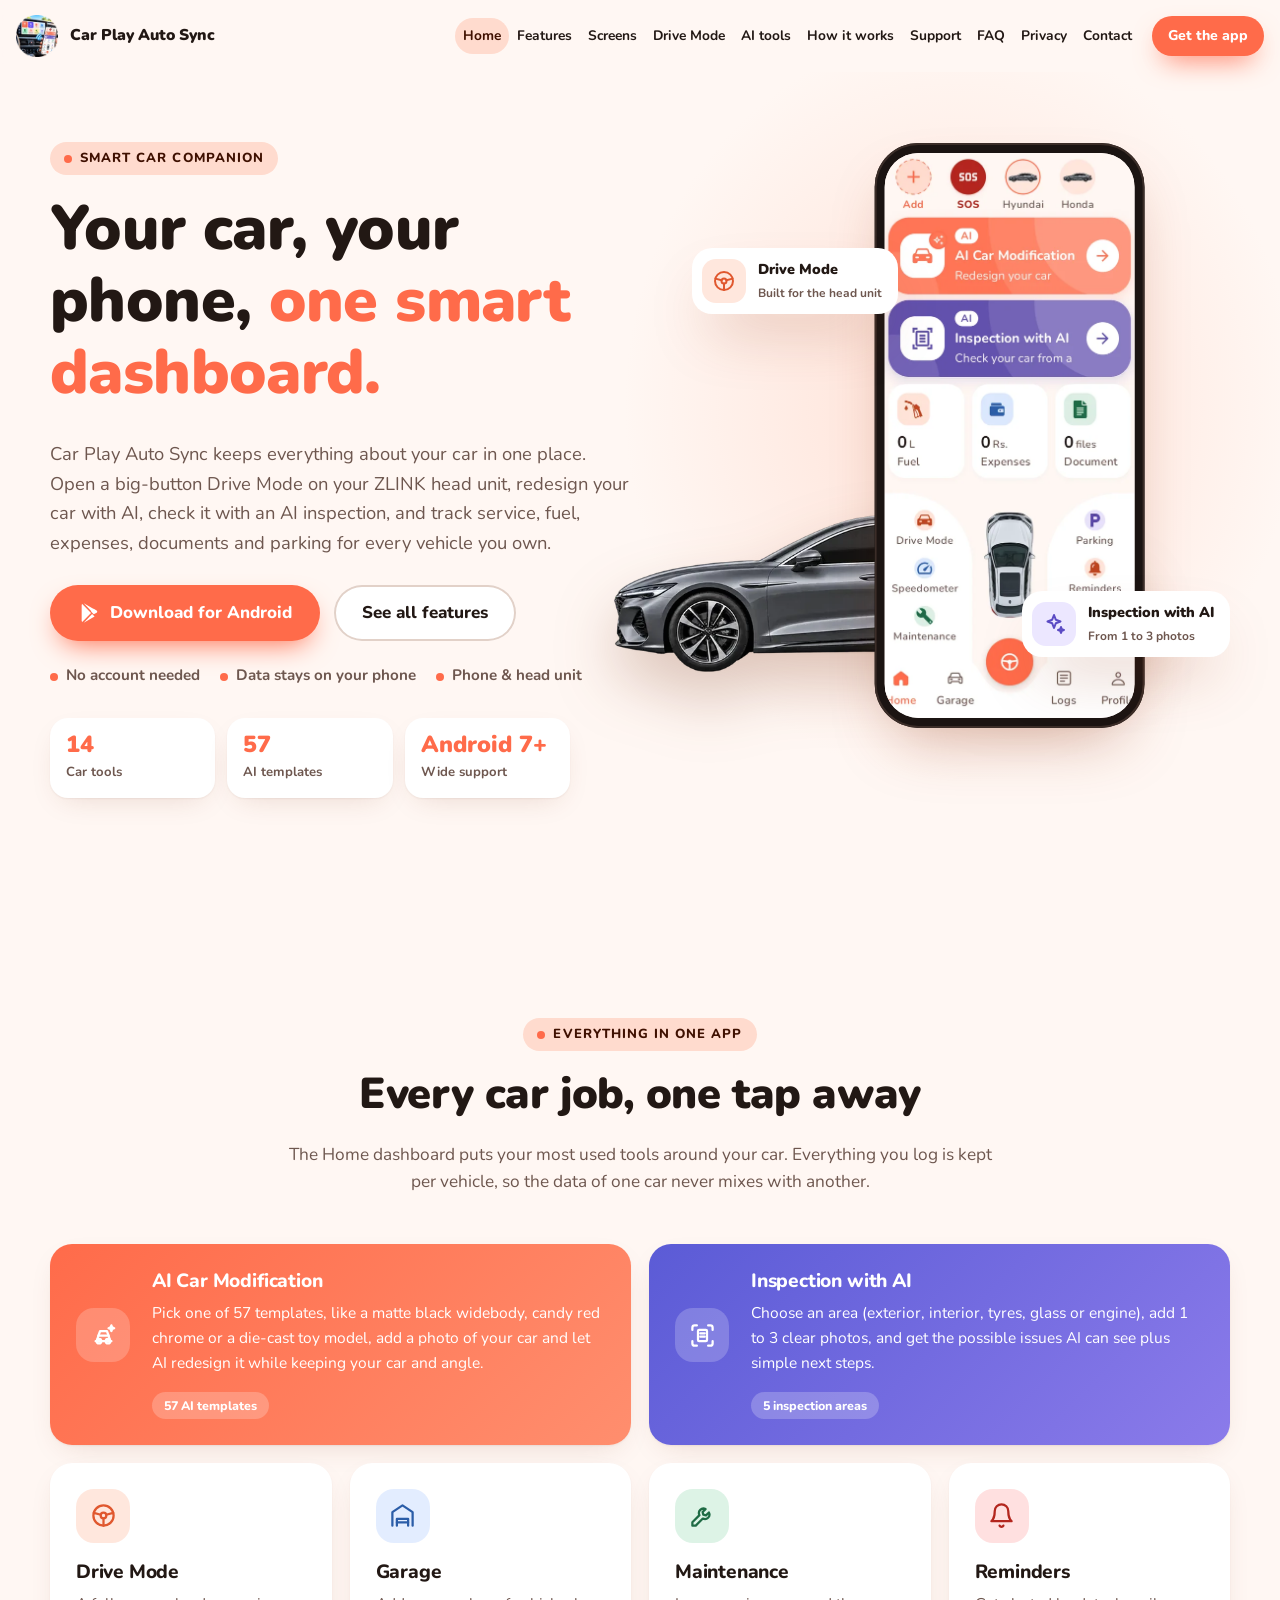
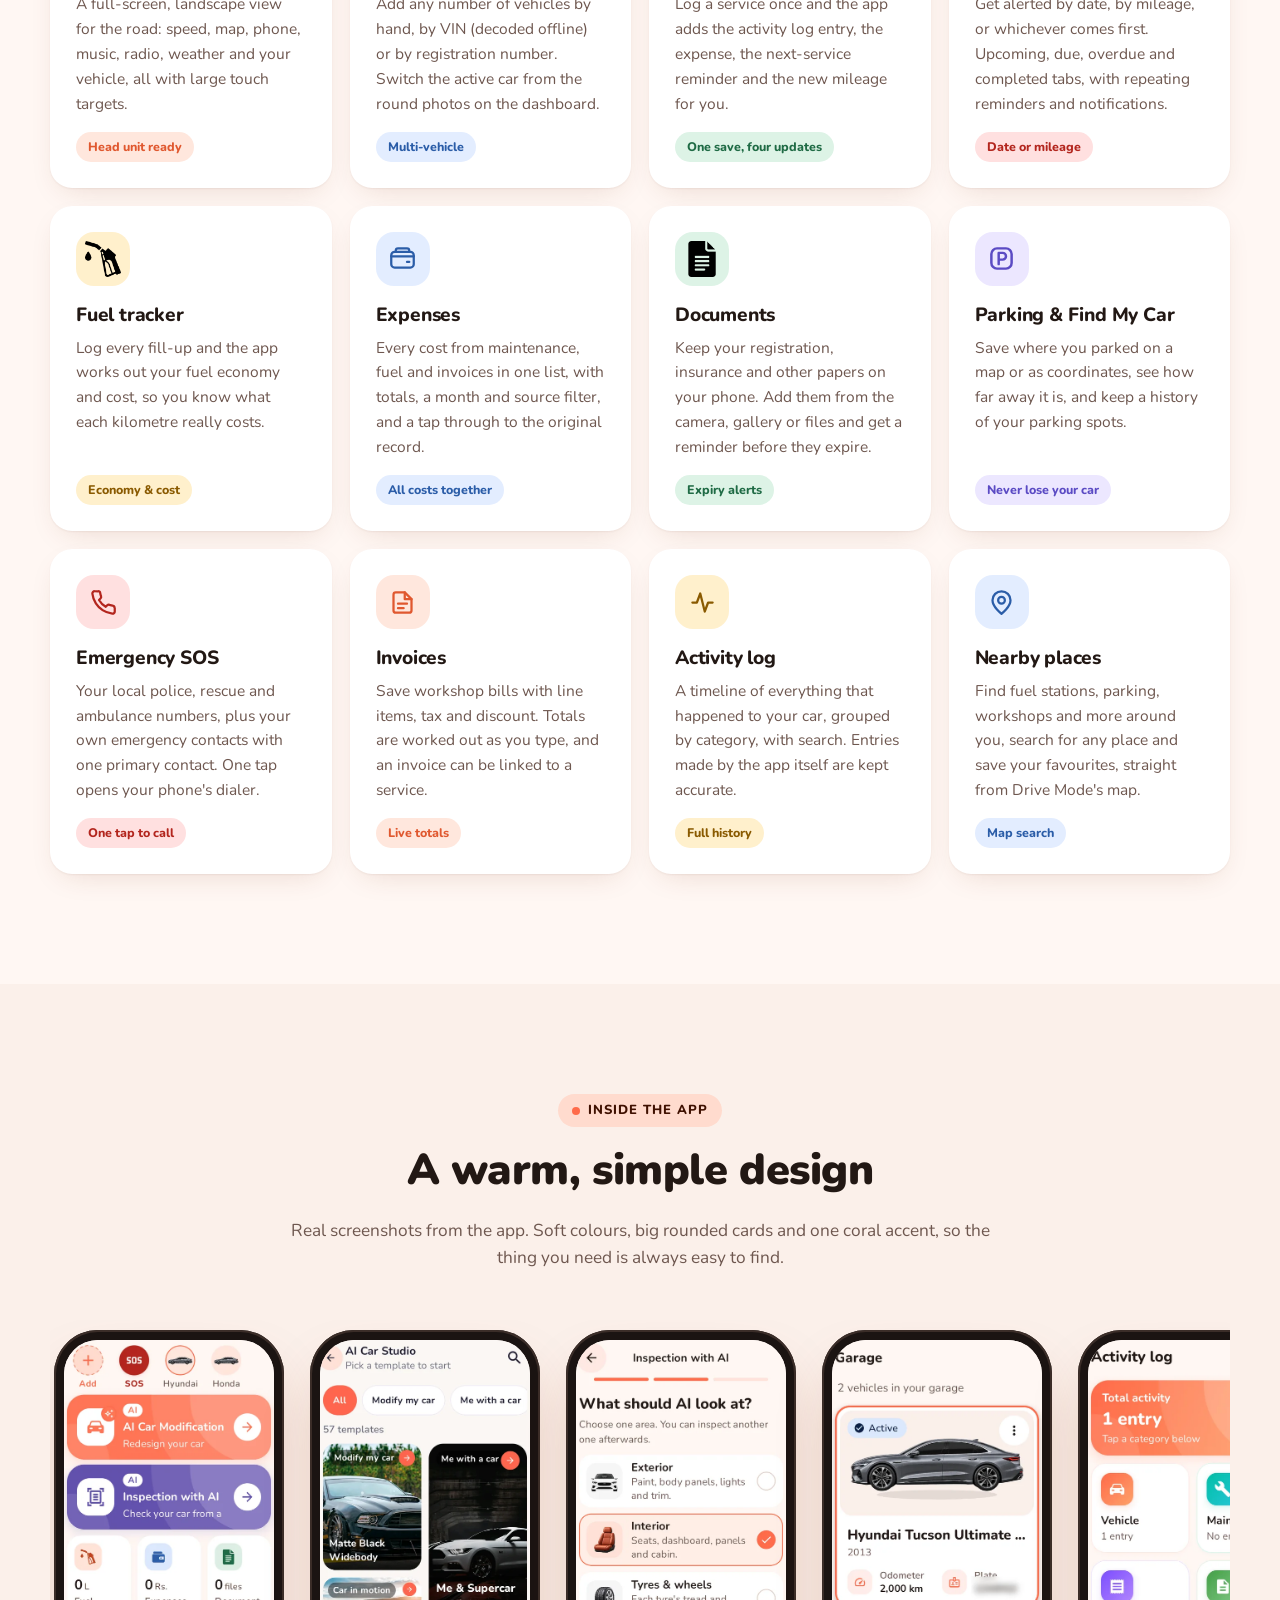
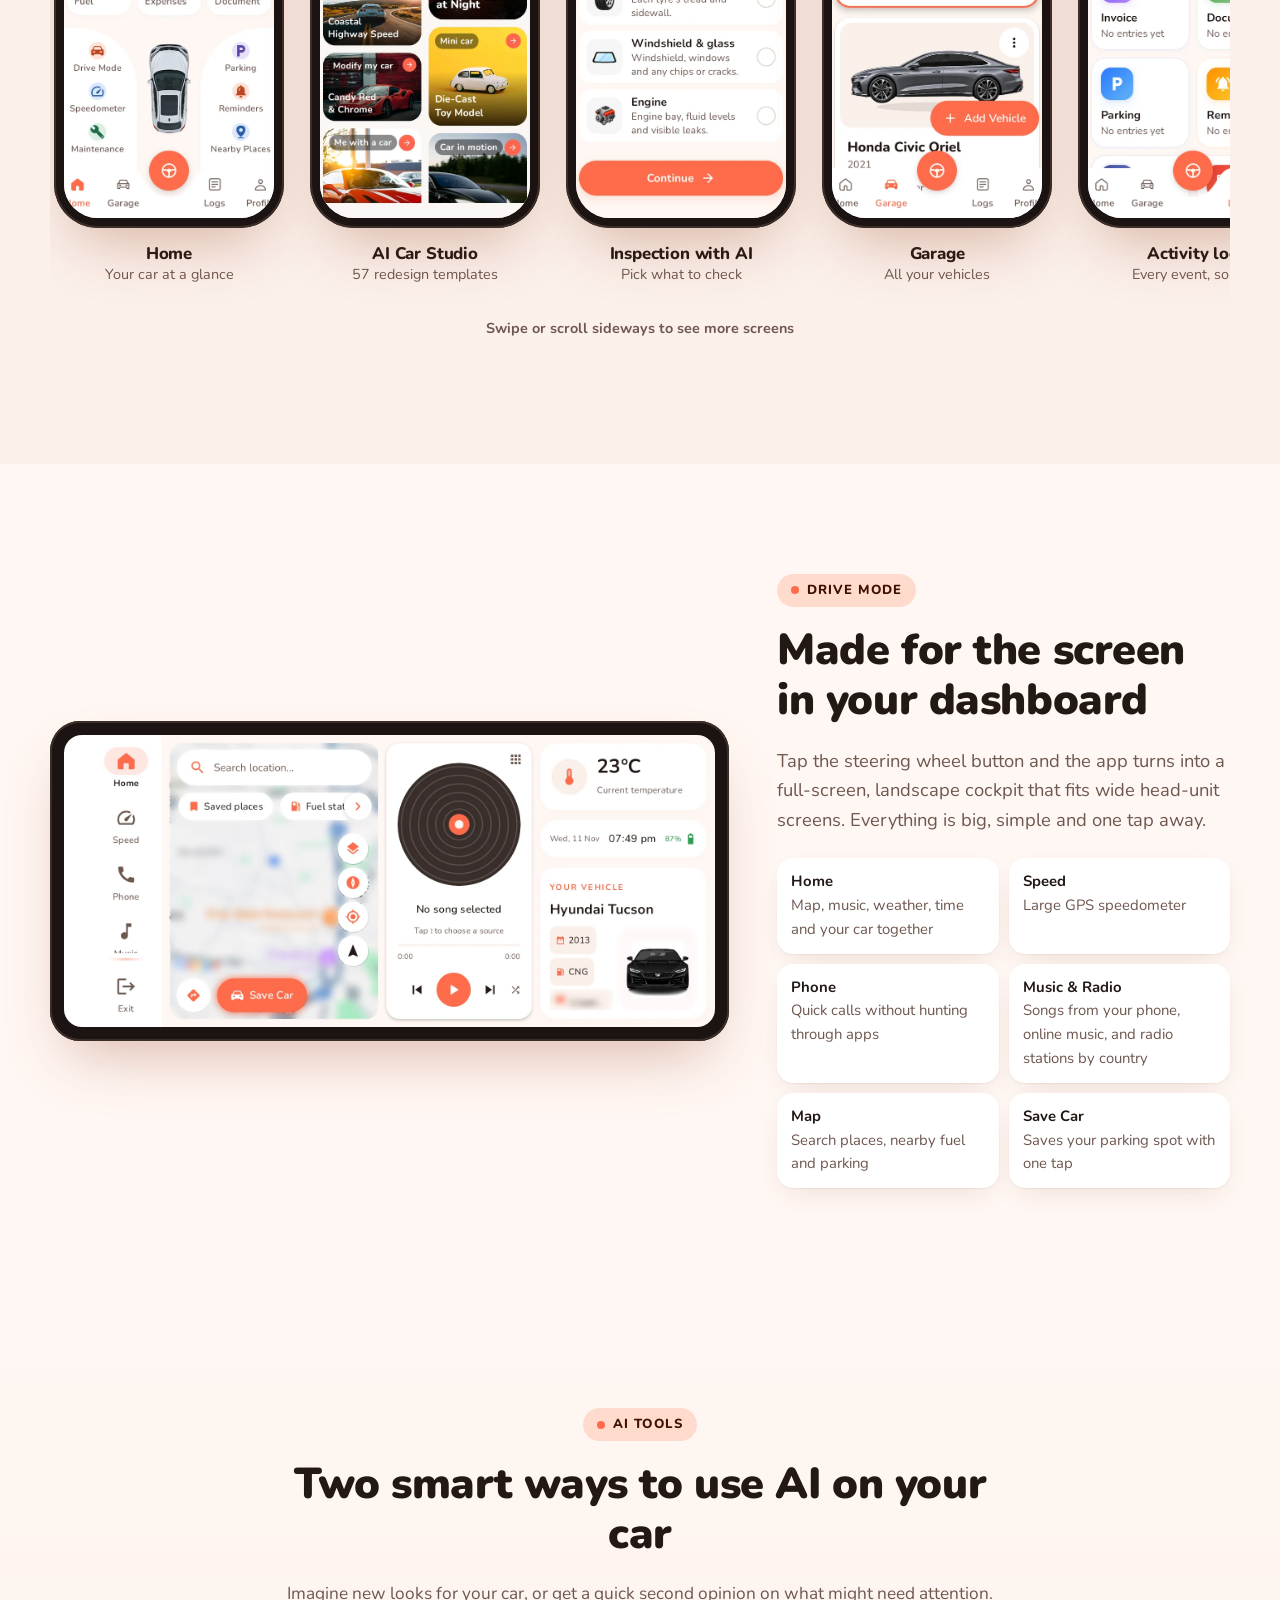
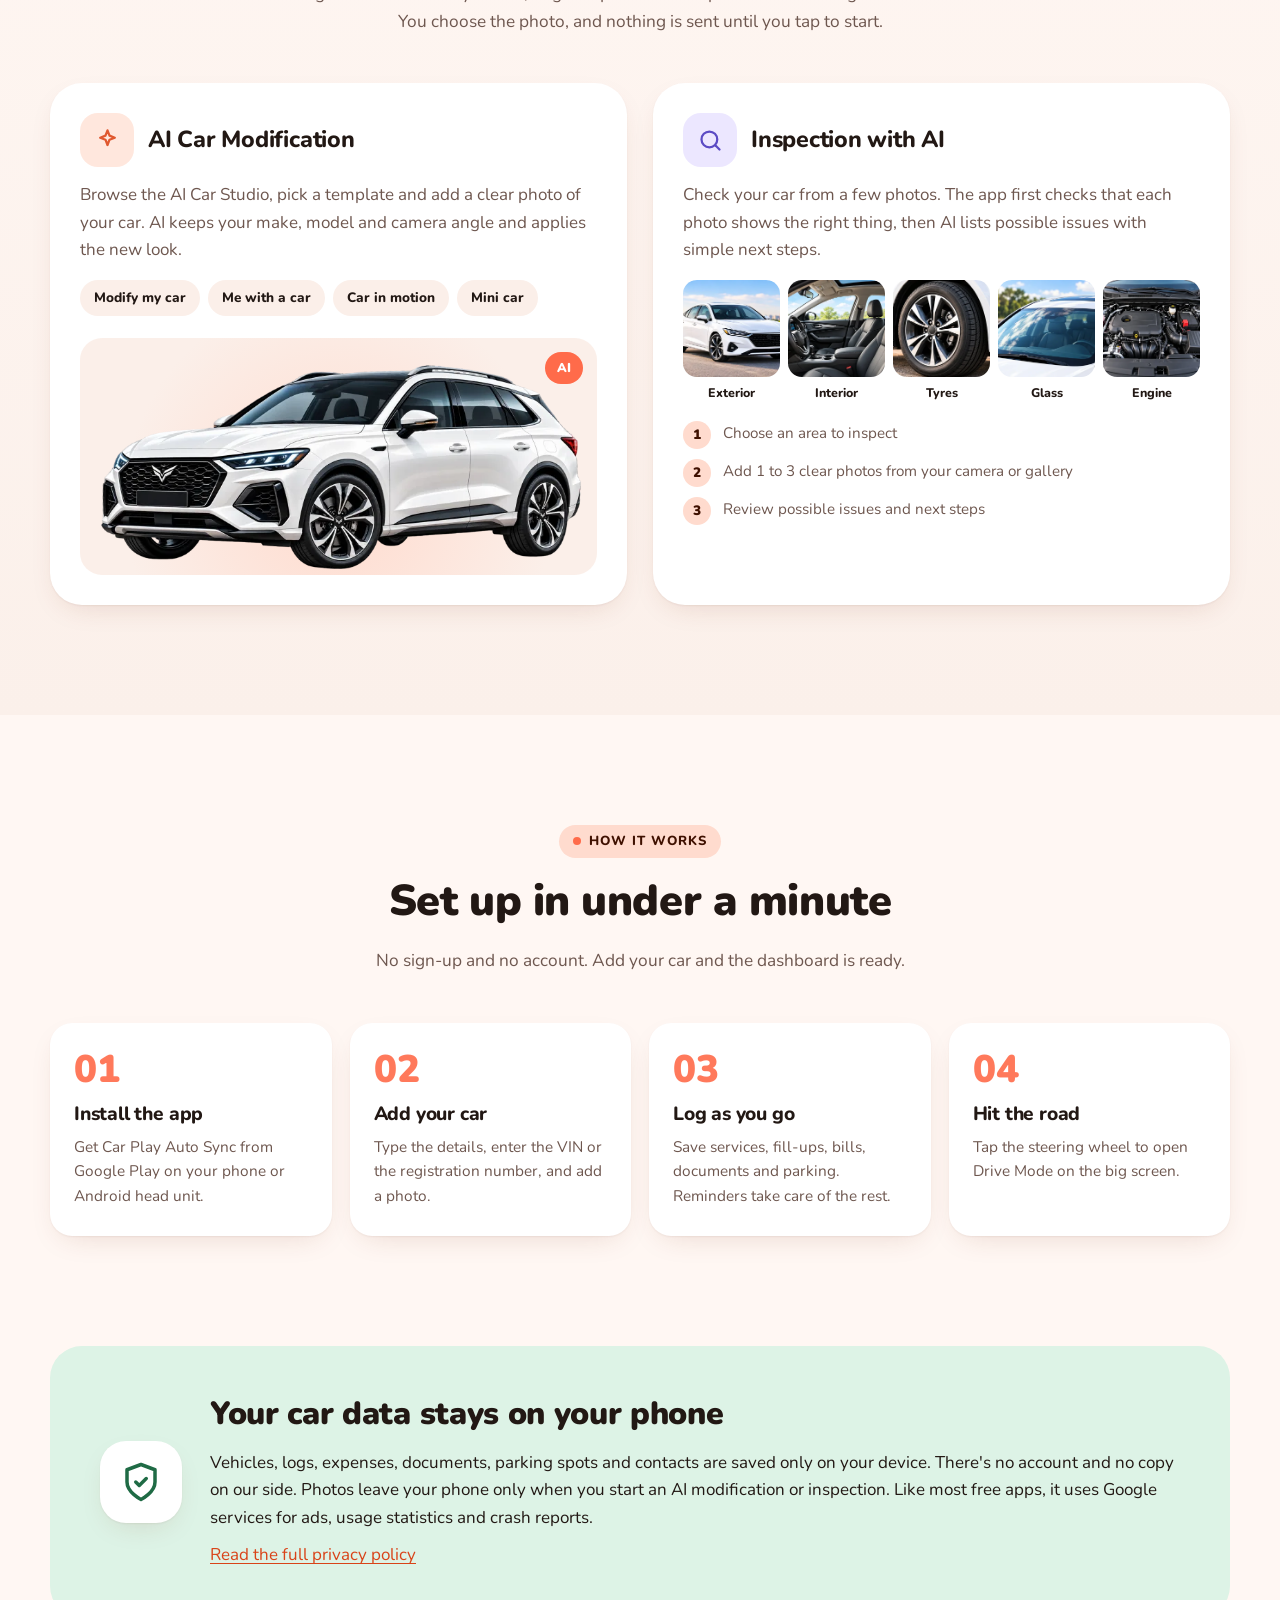
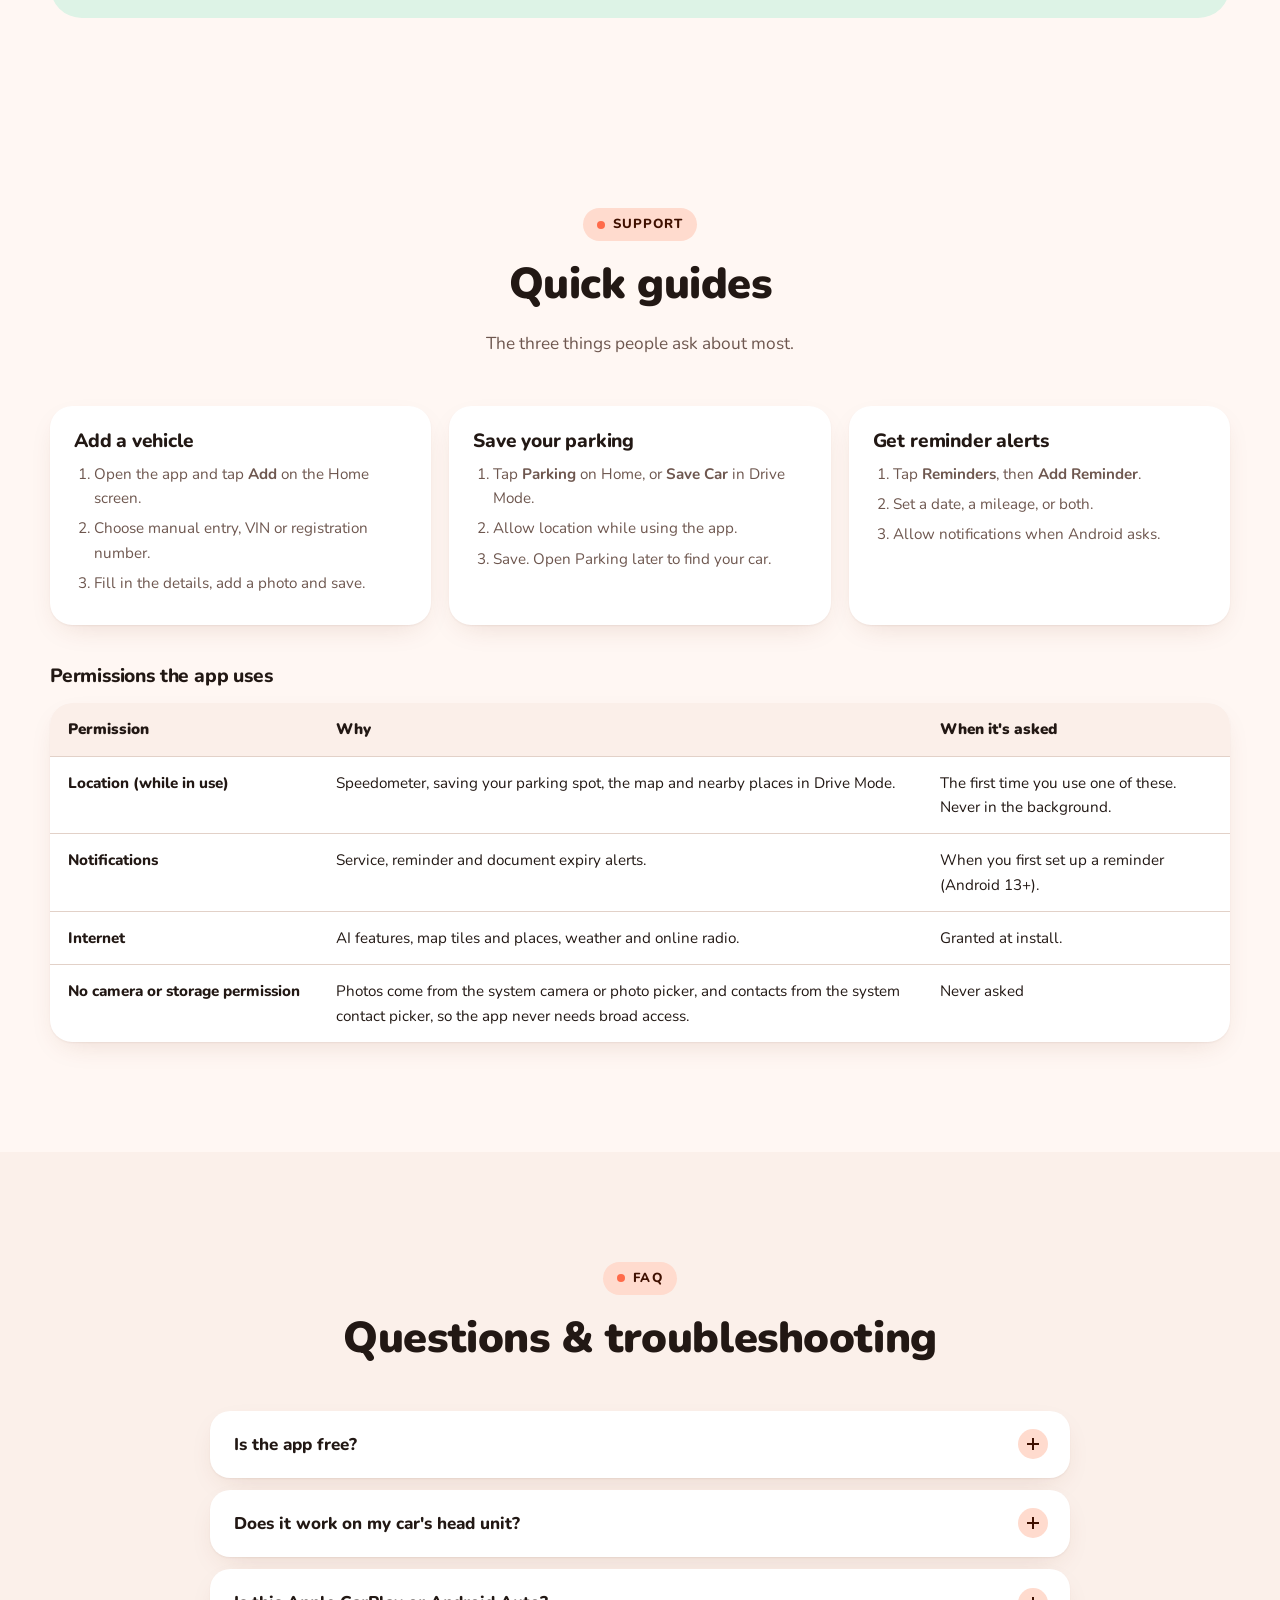
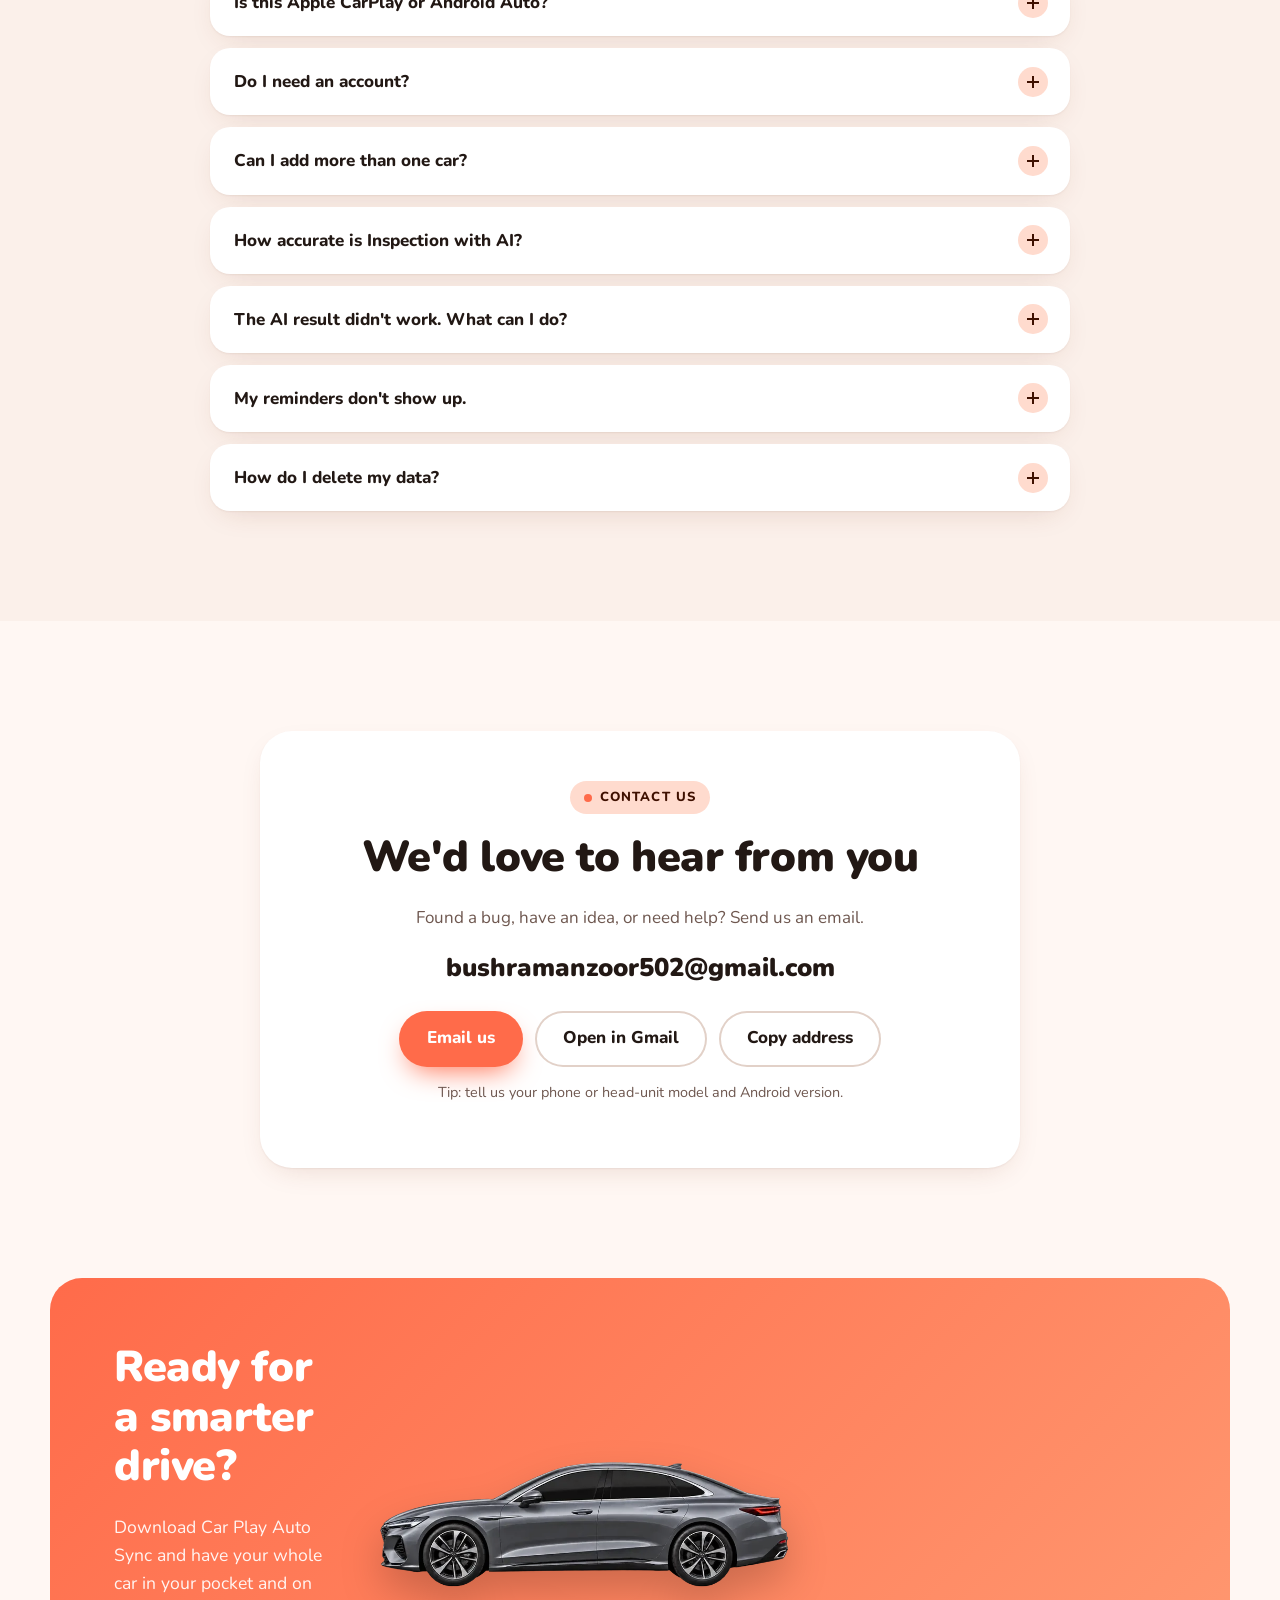
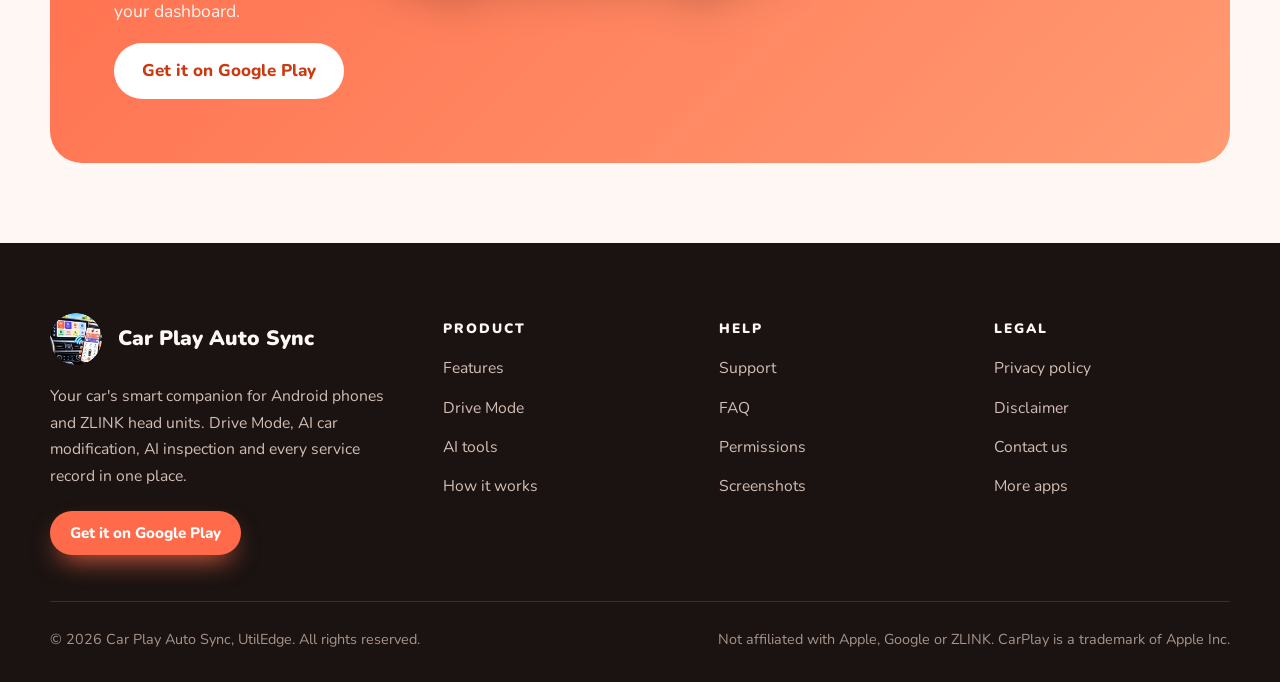
<file: index.html>
<!DOCTYPE html>
<html lang="en">
<head>
<meta charset="utf-8">
<meta name="viewport" content="width=device-width, initial-scale=1">
<title>Car Play Auto Sync for ZLINK: Smart Car Companion for Android</title>
<meta name="description" content="Car Play Auto Sync is an Android car companion app: a landscape Drive Mode for your head unit, AI Car Modification, Inspection with AI, maintenance, reminders, fuel, expenses, documents, parking and Emergency SOS, with your data kept on your phone.">
<meta name="theme-color" content="#FF6B4A">
<meta name="color-scheme" content="light">
<link rel="icon" href="assets/img/icons/favicon_64.png?v=1">
<link rel="apple-touch-icon" href="assets/img/icons/apple_180.png?v=1">

<meta property="og:type" content="website">
<meta property="og:site_name" content="Car Play Auto Sync">
<meta property="og:title" content="Car Play Auto Sync for ZLINK: your smart car companion">
<meta property="og:description" content="Drive Mode for your head unit, AI car modification, AI inspection, maintenance, reminders, fuel, expenses, parking and SOS in one Android app.">
<meta property="og:image" content="https://carplayautosyncforzlink-web.netlify.app/assets/img/art/og.jpg?v=1">
<meta property="og:image:alt" content="A white sedan next to the Car Play Auto Sync app icon">
<meta name="twitter:card" content="summary_large_image">
<meta name="twitter:title" content="Car Play Auto Sync for ZLINK">
<meta name="twitter:description" content="Your car, your phone, one smart dashboard.">
<meta name="twitter:image" content="https://carplayautosyncforzlink-web.netlify.app/assets/img/art/og.jpg?v=1">

<link rel="preconnect" href="https://fonts.googleapis.com">
<link rel="preconnect" href="https://fonts.gstatic.com" crossorigin>
<link href="https://fonts.googleapis.com/css2?family=Nunito:wght@400;600;700;800;900&amp;display=swap" rel="stylesheet" media="print" onload="this.media='all'">
<noscript><link href="https://fonts.googleapis.com/css2?family=Nunito:wght@400;600;700;800;900&amp;display=swap" rel="stylesheet"></noscript>
<link rel="stylesheet" href="assets/css/style.css?v=15">
</head>
<body>

<a class="skip-link" href="#features">Skip to content</a>

<header class="site-header">
  <div class="wrap nav">
    <a class="brand" href="#top">
      <img src="assets/img/icons/icon_96.webp?v=1" alt="" width="42" height="42">
      <span class="brand-name">Car Play Auto Sync<small>Smart car companion for ZLINK</small></span>
    </a>

    <nav aria-label="Main">
      <ul class="nav-links" id="navLinks">
        <li><a href="#top">Home</a></li>
        <li><a href="#features">Features</a></li>
        <li><a href="#screens">Screens</a></li>
        <li><a href="#drive">Drive Mode</a></li>
        <li><a href="#ai">AI tools</a></li>
        <li><a href="#how">How it works</a></li>
        <li><a href="#support">Support</a></li>
        <li><a href="#faq">FAQ</a></li>
        <li><a href="privacy.html">Privacy</a></li>
        <li><a href="#contact">Contact</a></li>
      </ul>
    </nav>

    <div class="nav-cta">
      <a class="btn btn-primary btn-sm" href="https://play.google.com/store/apps/details?id=utiledge.carplayandroid.carmirroring.auto.sync" target="_blank" rel="noopener">Get the app</a>
      <button class="nav-toggle" type="button" aria-label="Menu" aria-controls="navLinks" aria-expanded="false"><span></span></button>
    </div>
  </div>
</header>

<main>

<!-- ================= HERO ================= -->
<section class="hero" id="top">
  <div class="wrap hero-grid">

    <div class="hero-copy">
      <span class="eyebrow">Smart car companion</span>
      <h1>Your car, your phone, <span class="accent">one smart dashboard.</span></h1>
      <p class="lede">
        Car Play Auto Sync keeps everything about your car in one place. Open a big-button Drive Mode
        on your ZLINK head unit, redesign your car with AI, check it with an AI inspection, and track
        service, fuel, expenses, documents and parking for every vehicle you own.
      </p>

      <div class="hero-actions">
        <a class="btn btn-primary" href="https://play.google.com/store/apps/details?id=utiledge.carplayandroid.carmirroring.auto.sync" target="_blank" rel="noopener">
          <svg viewBox="0 0 24 24" fill="currentColor" aria-hidden="true"><path d="M4.6 2.3a1.5 1.5 0 0 0-.6 1.2v17a1.5 1.5 0 0 0 .6 1.2l9.6-9.7zm10.8 8.5 2.7-2.7L6.3 1.4l9.1 9.4zm4.9-1.6-3.1-1.8-3 3 3 3 3.1-1.8a1.4 1.4 0 0 0 0-2.4zM6.3 22.6l11.8-6.7-2.7-2.7z"/></svg>
          Download for Android
        </a>
        <a class="btn btn-ghost" href="#features">See all features</a>
      </div>

      <ul class="hero-points">
        <li>No account needed</li>
        <li>Data stays on your phone</li>
        <li>Phone &amp; head unit</li>
      </ul>

      <div class="hero-stats">
        <div class="stat"><strong>14</strong><span>Car tools</span></div>
        <div class="stat"><strong>57</strong><span>AI templates</span></div>
        <div class="stat"><strong>Android 7+</strong><span>Wide support</span></div>
      </div>
    </div>

    <div class="hero-media">
      <img class="hero-car" src="assets/img/art/default_vehicle_photo.webp?v=1" width="800" height="450" alt="" aria-hidden="true">
      <div class="phone hero-phone phone-float">
        <div class="screen"><img src="assets/img/screens/dashboard.webp?v=1" width="540" height="1149" alt="The app's Home dashboard: vehicle switcher, SOS button, AI Car Modification and Inspection with AI cards, fuel, expenses and documents counters, and quick actions around a car"></div>
      </div>
      <div class="hero-badge badge-a">
        <span class="ic" style="background:var(--peach);color:var(--peach-ink)"><svg viewBox="0 0 24 24" fill="none" stroke="currentColor" stroke-width="2" stroke-linecap="round" stroke-linejoin="round" aria-hidden="true"><circle cx="12" cy="12" r="9"/><circle cx="12" cy="12" r="2.5"/><path d="M12 14.5V21M9.6 11.3 3.4 9.6M14.4 11.3l6.2-1.7"/></svg></span>
        <div><b>Drive Mode</b><small>Built for the head unit</small></div>
      </div>
      <div class="hero-badge badge-b">
        <span class="ic" style="background:var(--lav);color:var(--lav-ink)"><svg viewBox="0 0 24 24" fill="none" stroke="currentColor" stroke-width="2" stroke-linecap="round" stroke-linejoin="round" aria-hidden="true"><path d="M12 3l1.8 4.7L18.5 9.5l-4.7 1.8L12 16l-1.8-4.7L5.5 9.5l4.7-1.8z"/><path d="M19 15l.8 2.2L22 18l-2.2.8L19 21l-.8-2.2L16 18l2.2-.8z"/></svg></span>
        <div><b>Inspection with AI</b><small>From 1 to 3 photos</small></div>
      </div>
    </div>

  </div>
</section>

<!-- ================= FEATURES ================= -->
<section id="features">
  <div class="wrap">
    <div class="section-head reveal">
      <span class="eyebrow">Everything in one app</span>
      <h2>Every car job, one tap away</h2>
      <p>The Home dashboard puts your most used tools around your car. Everything you log is kept per
         vehicle, so the data of one car never mixes with another.</p>
    </div>

    <div class="feature-grid">

      <article class="f-card wide reveal">
        <div class="f-icon"><svg viewBox="0 0 24 24" fill="none" stroke="currentColor" stroke-width="2" stroke-linecap="round" stroke-linejoin="round" aria-hidden="true"><path d="M5 17h14M6 17l1.5-5h9L18 17"/><path d="M7.5 12 9 8h6l1.5 4"/><circle cx="8" cy="17" r="2"/><circle cx="16" cy="17" r="2"/><path d="M19 3l.7 1.8L21.5 5.5l-1.8.7L19 8l-.7-1.8-1.8-.7 1.8-.7z"/></svg></div>
        <div>
          <h3>AI Car Modification</h3>
          <p>Pick one of 57 templates, like a matte black widebody, candy red chrome or a die-cast toy
             model, add a photo of your car and let AI redesign it while keeping your car and angle.</p>
          <span class="f-tag">57 AI templates</span>
        </div>
      </article>

      <article class="f-card wide lav reveal">
        <div class="f-icon"><svg viewBox="0 0 24 24" fill="none" stroke="currentColor" stroke-width="2" stroke-linecap="round" stroke-linejoin="round" aria-hidden="true"><path d="M3 7V5a2 2 0 0 1 2-2h2M17 3h2a2 2 0 0 1 2 2v2M21 17v2a2 2 0 0 1-2 2h-2M7 21H5a2 2 0 0 1-2-2v-2"/><rect x="8" y="7" width="8" height="10" rx="1"/><path d="M10 10h4M10 13h4"/></svg></div>
        <div>
          <h3>Inspection with AI</h3>
          <p>Choose an area (exterior, interior, tyres, glass or engine), add 1 to 3 clear photos, and get
             the possible issues AI can see plus simple next steps.</p>
          <span class="f-tag">5 inspection areas</span>
        </div>
      </article>

      <article class="f-card t-peach reveal">
        <div class="f-icon"><svg viewBox="0 0 24 24" fill="none" stroke="currentColor" stroke-width="2" stroke-linecap="round" stroke-linejoin="round" aria-hidden="true"><circle cx="12" cy="12" r="9"/><circle cx="12" cy="12" r="2.5"/><path d="M12 14.5V21M9.6 11.3 3.4 9.6M14.4 11.3l6.2-1.7"/></svg></div>
        <h3>Drive Mode</h3>
        <p>A full-screen, landscape view for the road: speed, map, phone, music, radio, weather and your
           vehicle, all with large touch targets.</p>
        <span class="f-tag">Head unit ready</span>
      </article>

      <article class="f-card t-blue reveal">
        <div class="f-icon"><svg viewBox="0 0 24 24" fill="none" stroke="currentColor" stroke-width="2" stroke-linecap="round" stroke-linejoin="round" aria-hidden="true"><path d="M3 21V9l9-6 9 6v12"/><path d="M7 21v-6h10v6"/><path d="M7 18h10"/></svg></div>
        <h3>Garage</h3>
        <p>Add any number of vehicles by hand, by VIN (decoded offline) or by registration number. Switch
           the active car from the round photos on the dashboard.</p>
        <span class="f-tag">Multi-vehicle</span>
      </article>

      <article class="f-card t-mint reveal">
        <div class="f-icon"><svg viewBox="0 0 24 24" fill="none" stroke="currentColor" stroke-width="2" stroke-linecap="round" stroke-linejoin="round" aria-hidden="true"><path d="M14.7 6.3a4 4 0 0 0-5.4 5.4L3 18v3h3l6.3-6.3a4 4 0 0 0 5.4-5.4l-2.6 2.6-2.4-.6-.6-2.4z"/></svg></div>
        <h3>Maintenance</h3>
        <p>Log a service once and the app adds the activity log entry, the expense, the next-service
           reminder and the new mileage for you.</p>
        <span class="f-tag">One save, four updates</span>
      </article>

      <article class="f-card t-rose reveal">
        <div class="f-icon"><svg viewBox="0 0 24 24" fill="none" stroke="currentColor" stroke-width="2" stroke-linecap="round" stroke-linejoin="round" aria-hidden="true"><path d="M6 8a6 6 0 0 1 12 0c0 7 3 9 3 9H3s3-2 3-9"/><path d="M10.3 21a1.9 1.9 0 0 0 3.4 0"/></svg></div>
        <h3>Reminders</h3>
        <p>Get alerted by date, by mileage, or whichever comes first. Upcoming, due, overdue and completed
           tabs, with repeating reminders and notifications.</p>
        <span class="f-tag">Date or mileage</span>
      </article>

      <article class="f-card t-sun reveal">
        <div class="f-icon"><img src="assets/img/art/ic_fuel.webp?v=1" width="128" height="128" alt=""></div>
        <h3>Fuel tracker</h3>
        <p>Log every fill-up and the app works out your fuel economy and cost, so you know what each
           kilometre really costs.</p>
        <span class="f-tag">Economy &amp; cost</span>
      </article>

      <article class="f-card t-blue reveal">
        <div class="f-icon"><svg viewBox="0 0 24 24" fill="none" stroke="currentColor" stroke-width="2" stroke-linecap="round" stroke-linejoin="round" aria-hidden="true"><rect x="2" y="6" width="20" height="14" rx="3"/><path d="M2 10h20"/><path d="M16 15h2"/><path d="M6 6V5a2 2 0 0 1 2-2h8a2 2 0 0 1 2 2v1"/></svg></div>
        <h3>Expenses</h3>
        <p>Every cost from maintenance, fuel and invoices in one list, with totals, a month and source
           filter, and a tap through to the original record.</p>
        <span class="f-tag">All costs together</span>
      </article>

      <article class="f-card t-mint reveal">
        <div class="f-icon"><img src="assets/img/art/ic_documents.webp?v=1" width="128" height="128" alt=""></div>
        <h3>Documents</h3>
        <p>Keep your registration, insurance and other papers on your phone. Add them from the camera,
           gallery or files and get a reminder before they expire.</p>
        <span class="f-tag">Expiry alerts</span>
      </article>

      <article class="f-card t-lav reveal">
        <div class="f-icon"><svg viewBox="0 0 24 24" fill="none" stroke="currentColor" stroke-width="2.2" stroke-linecap="round" stroke-linejoin="round" aria-hidden="true"><rect x="3" y="3" width="18" height="18" rx="5"/><path d="M9.5 17V7h3.5a3 3 0 0 1 0 6H9.5"/></svg></div>
        <h3>Parking &amp; Find My Car</h3>
        <p>Save where you parked on a map or as coordinates, see how far away it is, and keep a history
           of your parking spots.</p>
        <span class="f-tag">Never lose your car</span>
      </article>

      <article class="f-card t-rose reveal">
        <div class="f-icon"><svg viewBox="0 0 24 24" fill="none" stroke="currentColor" stroke-width="2" stroke-linecap="round" stroke-linejoin="round" aria-hidden="true"><path d="M22 16.9v3a2 2 0 0 1-2.2 2 19.8 19.8 0 0 1-8.6-3.1 19.5 19.5 0 0 1-6-6A19.8 19.8 0 0 1 2.1 4.2 2 2 0 0 1 4.1 2h3a2 2 0 0 1 2 1.7c.1.9.4 1.8.7 2.7a2 2 0 0 1-.5 2.1L8 9.8a16 16 0 0 0 6 6l1.3-1.3a2 2 0 0 1 2.1-.4c.9.3 1.8.6 2.7.7a2 2 0 0 1 1.7 2z"/></svg></div>
        <h3>Emergency SOS</h3>
        <p>Your local police, rescue and ambulance numbers, plus your own emergency contacts with one
           primary contact. One tap opens your phone's dialer.</p>
        <span class="f-tag">One tap to call</span>
      </article>

      <article class="f-card t-peach reveal">
        <div class="f-icon"><svg viewBox="0 0 24 24" fill="none" stroke="currentColor" stroke-width="2" stroke-linecap="round" stroke-linejoin="round" aria-hidden="true"><path d="M14 3H6a2 2 0 0 0-2 2v14a2 2 0 0 0 2 2h12a2 2 0 0 0 2-2V9z"/><path d="M14 3v6h6"/><path d="M8 13h8M8 17h5"/></svg></div>
        <h3>Invoices</h3>
        <p>Save workshop bills with line items, tax and discount. Totals are worked out as you type, and
           an invoice can be linked to a service.</p>
        <span class="f-tag">Live totals</span>
      </article>

      <article class="f-card t-sun reveal">
        <div class="f-icon"><svg viewBox="0 0 24 24" fill="none" stroke="currentColor" stroke-width="2" stroke-linecap="round" stroke-linejoin="round" aria-hidden="true"><path d="M3 12h4l3-8 4 16 3-8h4"/></svg></div>
        <h3>Activity log</h3>
        <p>A timeline of everything that happened to your car, grouped by category, with search. Entries
           made by the app itself are kept accurate.</p>
        <span class="f-tag">Full history</span>
      </article>

      <article class="f-card t-blue reveal">
        <div class="f-icon"><svg viewBox="0 0 24 24" fill="none" stroke="currentColor" stroke-width="2" stroke-linecap="round" stroke-linejoin="round" aria-hidden="true"><path d="M20 10c0 6-8 12-8 12S4 16 4 10a8 8 0 0 1 16 0z"/><circle cx="12" cy="10" r="3"/></svg></div>
        <h3>Nearby places</h3>
        <p>Find fuel stations, parking, workshops and more around you, search for any place and save
           your favourites, straight from Drive Mode's map.</p>
        <span class="f-tag">Map search</span>
      </article>


    </div>
  </div>
</section>

<!-- ================= SCREENS ================= -->
<section id="screens" class="screens">
  <div class="wrap">
    <div class="section-head reveal">
      <span class="eyebrow">Inside the app</span>
      <h2>A warm, simple design</h2>
      <p>Real screenshots from the app. Soft colours, big rounded cards and one coral accent, so the
         thing you need is always easy to find.</p>
    </div>

    <div class="screens-track reveal" tabindex="0" aria-label="App screenshots, scroll sideways">
      <figure class="screen-item">
        <div class="phone"><div class="screen"><img src="assets/img/screens/dashboard.webp?v=1" width="540" height="1149" loading="lazy" alt="Home dashboard with AI cards, counters and quick actions"></div></div>
        <figcaption><h3>Home</h3><p>Your car at a glance</p></figcaption>
      </figure>
      <figure class="screen-item">
        <div class="phone"><div class="screen"><img src="assets/img/screens/ai_studio.webp?v=1" width="540" height="1149" loading="lazy" alt="AI Car Studio template gallery with Modify my car, Me with a car, Car in motion and Mini car templates"></div></div>
        <figcaption><h3>AI Car Studio</h3><p>57 redesign templates</p></figcaption>
      </figure>
      <figure class="screen-item">
        <div class="phone"><div class="screen"><img src="assets/img/screens/inspection_area.webp?v=1" width="540" height="1149" loading="lazy" alt="Inspection with AI: choose exterior, interior, tyres and wheels, windshield and glass, or engine"></div></div>
        <figcaption><h3>Inspection with AI</h3><p>Pick what to check</p></figcaption>
      </figure>
      <figure class="screen-item">
        <div class="phone"><div class="screen"><img src="assets/img/screens/garage.webp?v=1" width="540" height="1149" loading="lazy" alt="Garage listing two vehicles with odometer and plate"></div></div>
        <figcaption><h3>Garage</h3><p>All your vehicles</p></figcaption>
      </figure>
      <figure class="screen-item">
        <div class="phone"><div class="screen"><img src="assets/img/screens/activity_log.webp?v=1" width="540" height="1149" loading="lazy" alt="Activity log with categories: vehicle, maintenance, invoice, document, parking and reminders"></div></div>
        <figcaption><h3>Activity log</h3><p>Every event, sorted</p></figcaption>
      </figure>
      <figure class="screen-item">
        <div class="phone"><div class="screen"><img src="assets/img/screens/emergency_sos.webp?v=1" width="540" height="1149" loading="lazy" alt="Emergency SOS with police, rescue and ambulance numbers"></div></div>
        <figcaption><h3>Emergency SOS</h3><p>Help in one tap</p></figcaption>
      </figure>
      <figure class="screen-item">
        <div class="phone"><div class="screen"><img src="assets/img/screens/parking.webp?v=1" width="540" height="1149" loading="lazy" alt="Parking screen with a map and a Save parking card"></div></div>
        <figcaption><h3>Parking</h3><p>Save your spot</p></figcaption>
      </figure>
      <figure class="screen-item">
        <div class="phone"><div class="screen"><img src="assets/img/screens/reminders.webp?v=1" width="540" height="1149" loading="lazy" alt="Reminders screen"></div></div>
        <figcaption><h3>Reminders</h3><p>By date or mileage</p></figcaption>
      </figure>
    </div>
    <p class="track-hint">Swipe or scroll sideways to see more screens</p>
  </div>
</section>

<!-- ================= DRIVE MODE ================= -->
<section id="drive">
  <div class="wrap drive-grid">
    <div class="reveal">
      <div class="headunit">
        <div class="screen"><img src="assets/img/screens/drive_mode.webp?v=3" width="1604" height="720" loading="lazy" alt="Drive Mode home in landscape: a sidebar with Home, Speed, Phone, Music and Exit, a map with place search and Save Car, a music player, temperature, date and time, and the active vehicle"></div>
      </div>
    </div>
    <div class="reveal">
      <span class="eyebrow">Drive Mode</span>
      <h2>Made for the screen in your dashboard</h2>
      <p class="lede">Tap the steering wheel button and the app turns into a full-screen, landscape
        cockpit that fits wide head-unit screens. Everything is big, simple and one tap away.</p>
      <ul class="tab-list">
        <li><b>Home</b>Map, music, weather, time and your car together</li>
        <li><b>Speed</b>Large GPS speedometer</li>
        <li><b>Phone</b>Quick calls without hunting through apps</li>
        <li><b>Music &amp; Radio</b>Songs from your phone, online music, and radio stations by country</li>
        <li><b>Map</b>Search places, nearby fuel and parking</li>
        <li><b>Save Car</b>Saves your parking spot with one tap</li>
      </ul>
    </div>
  </div>
</section>

<!-- ================= AI ================= -->
<section id="ai" class="ai">
  <div class="wrap">
    <div class="section-head reveal">
      <span class="eyebrow">AI tools</span>
      <h2>Two smart ways to use AI on your car</h2>
      <p>Imagine new looks for your car, or get a quick second opinion on what might need attention.
         You choose the photo, and nothing is sent until you tap to start.</p>
    </div>

    <div class="ai-grid">
      <article class="ai-card reveal">
        <div class="ai-head">
          <div class="f-icon t-peach"><svg viewBox="0 0 24 24" fill="none" stroke="currentColor" stroke-width="2" stroke-linecap="round" stroke-linejoin="round" aria-hidden="true"><path d="M12 3l1.8 4.7L18.5 9.5l-4.7 1.8L12 16l-1.8-4.7L5.5 9.5l4.7-1.8z"/></svg></div>
          <h3>AI Car Modification</h3>
        </div>
        <p>Browse the AI Car Studio, pick a template and add a clear photo of your car. AI keeps your
           make, model and camera angle and applies the new look.</p>
        <ul class="chips">
          <li>Modify my car</li><li>Me with a car</li><li>Car in motion</li><li>Mini car</li>
        </ul>
        <div class="mod-visual">
          <span class="spark">AI</span>
          <img src="assets/img/art/suv_white.webp?v=1" width="720" height="300" loading="lazy" alt="A white SUV, the kind of photo you add to the AI Car Studio">
        </div>
      </article>

      <article class="ai-card reveal">
        <div class="ai-head">
          <div class="f-icon t-lav"><svg viewBox="0 0 24 24" fill="none" stroke="currentColor" stroke-width="2" stroke-linecap="round" stroke-linejoin="round" aria-hidden="true"><circle cx="11" cy="11" r="7"/><path d="m20 20-3.5-3.5"/></svg></div>
          <h3>Inspection with AI</h3>
        </div>
        <p>Check your car from a few photos. The app first checks that each photo shows the right
           thing, then AI lists possible issues with simple next steps.</p>
        <div class="area-grid">
          <figure class="area"><img src="assets/img/art/exterior_car.webp?v=1" width="600" height="450" loading="lazy" alt="">Exterior</figure>
          <figure class="area"><img src="assets/img/art/car_interior.webp?v=1" width="600" height="450" loading="lazy" alt="">Interior</figure>
          <figure class="area"><img src="assets/img/art/tyre_wheel.webp?v=1" width="600" height="450" loading="lazy" alt="">Tyres</figure>
          <figure class="area"><img src="assets/img/art/windshield.webp?v=1" width="600" height="450" loading="lazy" alt="">Glass</figure>
          <figure class="area"><img src="assets/img/art/engine_bay.webp?v=1" width="600" height="450" loading="lazy" alt="">Engine</figure>
        </div>
        <ol class="steps-mini">
          <li>Choose an area to inspect</li>
          <li>Add 1 to 3 clear photos from your camera or gallery</li>
          <li>Review possible issues and next steps</li>
        </ol>
      </article>
    </div>
  </div>
</section>

<!-- ================= HOW ================= -->
<section id="how">
  <div class="wrap">
    <div class="section-head reveal">
      <span class="eyebrow">How it works</span>
      <h2>Set up in under a minute</h2>
      <p>No sign-up and no account. Add your car and the dashboard is ready.</p>
    </div>
    <div class="steps">
      <div class="step reveal"><h3>Install the app</h3><p>Get Car Play Auto Sync from Google Play on your phone or Android head unit.</p></div>
      <div class="step reveal"><h3>Add your car</h3><p>Type the details, enter the VIN or the registration number, and add a photo.</p></div>
      <div class="step reveal"><h3>Log as you go</h3><p>Save services, fill-ups, bills, documents and parking. Reminders take care of the rest.</p></div>
      <div class="step reveal"><h3>Hit the road</h3><p>Tap the steering wheel to open Drive Mode on the big screen.</p></div>
    </div>
  </div>
</section>

<!-- ================= PRIVACY BAND ================= -->
<section id="privacy" class="tight">
  <div class="wrap">
    <div class="band band-privacy t-mint reveal">
      <div class="big-ic"><svg viewBox="0 0 24 24" fill="none" stroke="currentColor" stroke-width="2" stroke-linecap="round" stroke-linejoin="round" aria-hidden="true"><path d="M12 22s8-4 8-10V5l-8-3-8 3v7c0 6 8 10 8 10z"/><path d="m9 12 2 2 4-4"/></svg></div>
      <div>
        <h2>Your car data stays on your phone</h2>
        <p>Vehicles, logs, expenses, documents, parking spots and contacts are saved only on your device. There's
           no account and no copy on our side. Photos leave your phone only when you start an AI modification or
           inspection. Like most free apps, it uses Google services for ads, usage statistics and crash reports.</p>
        <a href="privacy.html">Read the full privacy policy</a>
      </div>
    </div>
  </div>
</section>

<!-- ================= SUPPORT ================= -->
<section id="support">
  <div class="wrap">
    <div class="section-head reveal">
      <span class="eyebrow">Support</span>
      <h2>Quick guides</h2>
      <p>The three things people ask about most.</p>
    </div>

    <div class="support-grid">
      <div class="guide reveal">
        <h3>Add a vehicle</h3>
        <ol>
          <li>Open the app and tap <b>Add</b> on the Home screen.</li>
          <li>Choose manual entry, VIN or registration number.</li>
          <li>Fill in the details, add a photo and save.</li>
        </ol>
      </div>
      <div class="guide reveal">
        <h3>Save your parking</h3>
        <ol>
          <li>Tap <b>Parking</b> on Home, or <b>Save Car</b> in Drive Mode.</li>
          <li>Allow location while using the app.</li>
          <li>Save. Open Parking later to find your car.</li>
        </ol>
      </div>
      <div class="guide reveal">
        <h3>Get reminder alerts</h3>
        <ol>
          <li>Tap <b>Reminders</b>, then <b>Add Reminder</b>.</li>
          <li>Set a date, a mileage, or both.</li>
          <li>Allow notifications when Android asks.</li>
        </ol>
      </div>
    </div>

    <h3 id="permissions" class="reveal" style="margin-bottom:16px">Permissions the app uses</h3>
    <div class="table-wrap reveal">
      <table>
        <thead><tr><th>Permission</th><th>Why</th><th>When it's asked</th></tr></thead>
        <tbody>
          <tr><td>Location (while in use)</td><td>Speedometer, saving your parking spot, the map and nearby places in Drive Mode.</td><td>The first time you use one of these. Never in the background.</td></tr>
          <tr><td>Notifications</td><td>Service, reminder and document expiry alerts.</td><td>When you first set up a reminder (Android 13+).</td></tr>
          <tr><td>Internet</td><td>AI features, map tiles and places, weather and online radio.</td><td>Granted at install.</td></tr>
          <tr><td>No camera or storage permission</td><td>Photos come from the system camera or photo picker, and contacts from the system contact picker, so the app never needs broad access.</td><td>Never asked</td></tr>
        </tbody>
      </table>
    </div>
  </div>
</section>

<!-- ================= FAQ ================= -->
<section id="faq" class="screens">
  <div class="wrap">
    <div class="section-head reveal">
      <span class="eyebrow">FAQ</span>
      <h2>Questions &amp; troubleshooting</h2>
    </div>
    <div class="faq">
      <details class="reveal"><summary>Is the app free?</summary><div>Yes, the app is free to download and use. It shows ads to stay free. AI features have a daily limit per device.</div></details>
      <details class="reveal"><summary>Does it work on my car's head unit?</summary><div>It is built for Android phones and Android-based head units, including ZLINK units. Drive Mode uses a landscape layout made for wide car screens. Location and place search keep working on units without Google Play Services.</div></details>
      <details class="reveal"><summary>Is this Apple CarPlay or Android Auto?</summary><div>No. Car Play Auto Sync is an independent car companion app. It is not made by, or connected to, Apple, Google or ZLINK.</div></details>
      <details class="reveal"><summary>Do I need an account?</summary><div>No. There is no sign-up. Your data is saved on your device.</div></details>
      <details class="reveal"><summary>Can I add more than one car?</summary><div>Yes, add as many vehicles as you like. Each car keeps its own logs, expenses, reminders, documents and parking, and you switch between them from the round photos on Home.</div></details>
      <details class="reveal"><summary>How accurate is Inspection with AI?</summary><div>AI only checks what your photos show, so it can miss issues or flag something harmless. Use it as a helpful first look, not as a replacement for a mechanic. Clear, well-lit photos give the best results.</div></details>
      <details class="reveal"><summary>The AI result didn't work. What can I do?</summary><div>Check your internet connection and try a clearer photo of the whole car, taken from the side or a 3/4 angle. If the app says "Incorrect photo", the photo doesn't show the area you picked.</div></details>
      <details class="reveal"><summary>My reminders don't show up.</summary><div>Make sure notifications are allowed for the app in Android settings, and turn off battery optimisation for it if your phone closes background apps aggressively.</div></details>
      <details class="reveal"><summary>How do I delete my data?</summary><div>Open <b>Profile</b> and tap <b>Delete all data</b>. This removes everything from your phone and can't be undone. Uninstalling the app also removes it.</div></details>
    </div>
  </div>
</section>

<!-- ================= CONTACT ================= -->
<section id="contact">
  <div class="wrap">
    <div class="contact-card reveal">
      <span class="eyebrow">Contact us</span>
      <h2>We'd love to hear from you</h2>
      <p style="color:var(--muted)">Found a bug, have an idea, or need help? Send us an email.</p>
      <p class="contact-email">bushramanzoor502@gmail.com</p>
      <div class="contact-actions">
        <a class="btn btn-primary" href="mailto:bushramanzoor502@gmail.com?subject=Car%20Play%20Auto%20Sync">Email us</a>
        <a class="btn btn-ghost" href="https://mail.google.com/mail/?view=cm&amp;to=bushramanzoor502@gmail.com&amp;su=Car%20Play%20Auto%20Sync" target="_blank" rel="noopener">Open in Gmail</a>
        <button class="btn btn-ghost" type="button" id="copyEmail" data-email="bushramanzoor502@gmail.com">Copy address</button>
      </div>
      <p class="copy-note" id="copyNote" aria-live="polite">Tip: tell us your phone or head-unit model and Android version.</p>
    </div>
  </div>
</section>

<!-- ================= CTA ================= -->
<section id="get" class="tight">
  <div class="wrap">
    <div class="cta reveal">
      <div>
        <h2>Ready for a smarter drive?</h2>
        <p>Download Car Play Auto Sync and have your whole car in your pocket and on your dashboard.</p>
        <a class="btn btn-light" href="https://play.google.com/store/apps/details?id=utiledge.carplayandroid.carmirroring.auto.sync" target="_blank" rel="noopener">Get it on Google Play</a>
      </div>
      <img src="assets/img/art/default_vehicle_photo.webp?v=1" width="800" height="450" loading="lazy" alt="">
    </div>
  </div>
</section>

</main>

<footer class="site-footer">
  <div class="wrap">
    <div class="footer-grid">
      <div class="footer-brand">
        <a class="brand" href="index.html#top">
          <img src="assets/img/icons/icon_96.webp?v=1" alt="" width="46" height="46">
          <span class="brand-name">Car Play Auto Sync<small>Smart car companion</small></span>
        </a>
        <p class="footer-about">Your car's smart companion for Android phones and ZLINK head units. Drive Mode,
          AI car modification, AI inspection and every service record in one place.</p>
        <a class="btn btn-primary btn-sm" href="https://play.google.com/store/apps/details?id=utiledge.carplayandroid.carmirroring.auto.sync" target="_blank" rel="noopener">Get it on Google Play</a>
      </div>
      <nav class="footer-col" aria-label="Product">
        <h2 class="footer-title">Product</h2>
        <ul>
          <li><a href="index.html#features">Features</a></li>
          <li><a href="index.html#drive">Drive Mode</a></li>
          <li><a href="index.html#ai">AI tools</a></li>
          <li><a href="index.html#how">How it works</a></li>
        </ul>
      </nav>
      <nav class="footer-col" aria-label="Help">
        <h2 class="footer-title">Help</h2>
        <ul>
          <li><a href="index.html#support">Support</a></li>
          <li><a href="index.html#faq">FAQ</a></li>
          <li><a href="index.html#permissions">Permissions</a></li>
          <li><a href="index.html#screens">Screenshots</a></li>
        </ul>
      </nav>
      <nav class="footer-col" aria-label="Legal">
        <h2 class="footer-title">Legal</h2>
        <ul>
          <li><a href="privacy.html">Privacy policy</a></li>
          <li><a href="privacy.html#disclaimer">Disclaimer</a></li>
          <li><a href="index.html#contact">Contact us</a></li>
          <li><a href="https://play.google.com/store/apps/developer?id=UtilEdge" target="_blank" rel="noopener">More apps</a></li>
        </ul>
      </nav>
    </div>
    <div class="footer-bottom">
      <p>© <span data-year>2026</span> Car Play Auto Sync, UtilEdge. All rights reserved.</p>
      <p>Not affiliated with Apple, Google or ZLINK. CarPlay is a trademark of Apple Inc.</p>
    </div>
  </div>
</footer>

<button class="to-top" type="button" aria-label="Back to top" onclick="window.scrollTo({top:0})"><svg viewBox="0 0 24 24" fill="none" stroke="currentColor" stroke-width="2.5" stroke-linecap="round" stroke-linejoin="round" aria-hidden="true"><path d="m18 15-6-6-6 6"/></svg></button>

<script src="assets/js/main.js?v=1"></script>
</body>
</html>
</file>
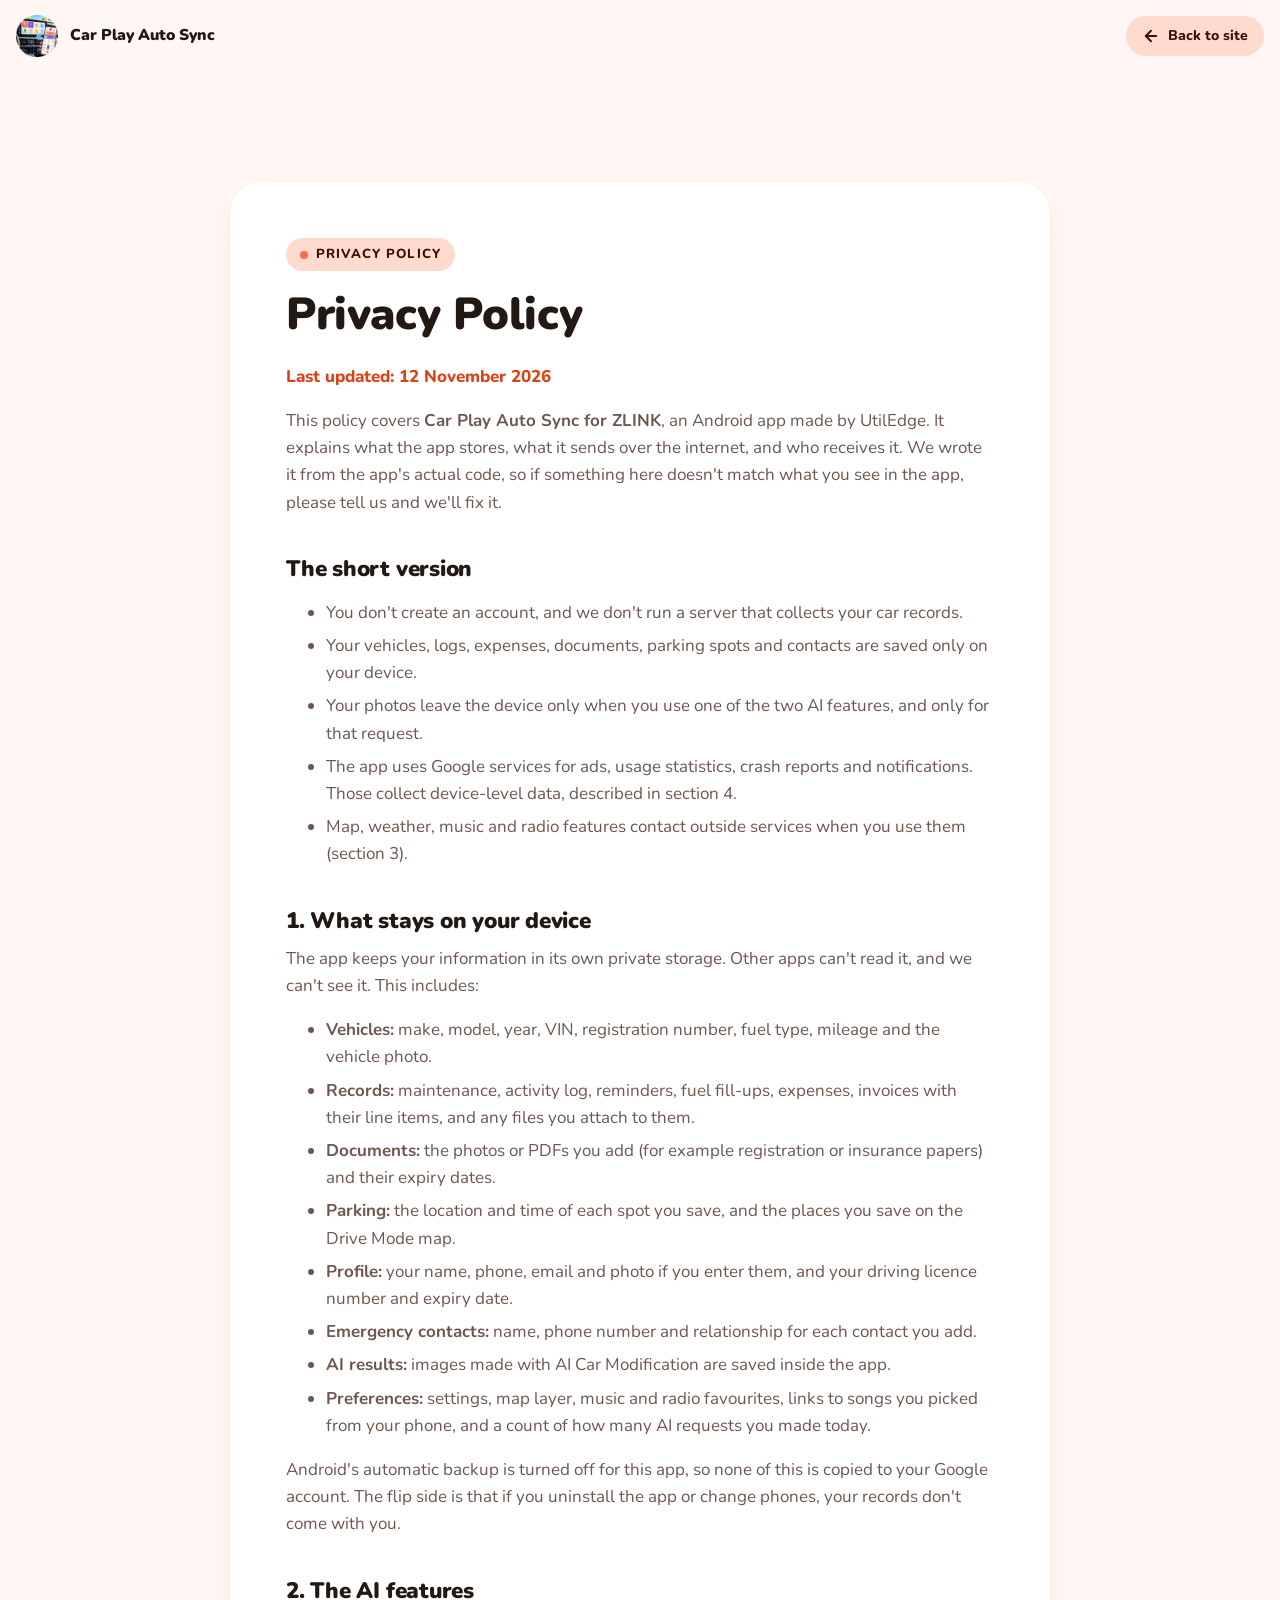
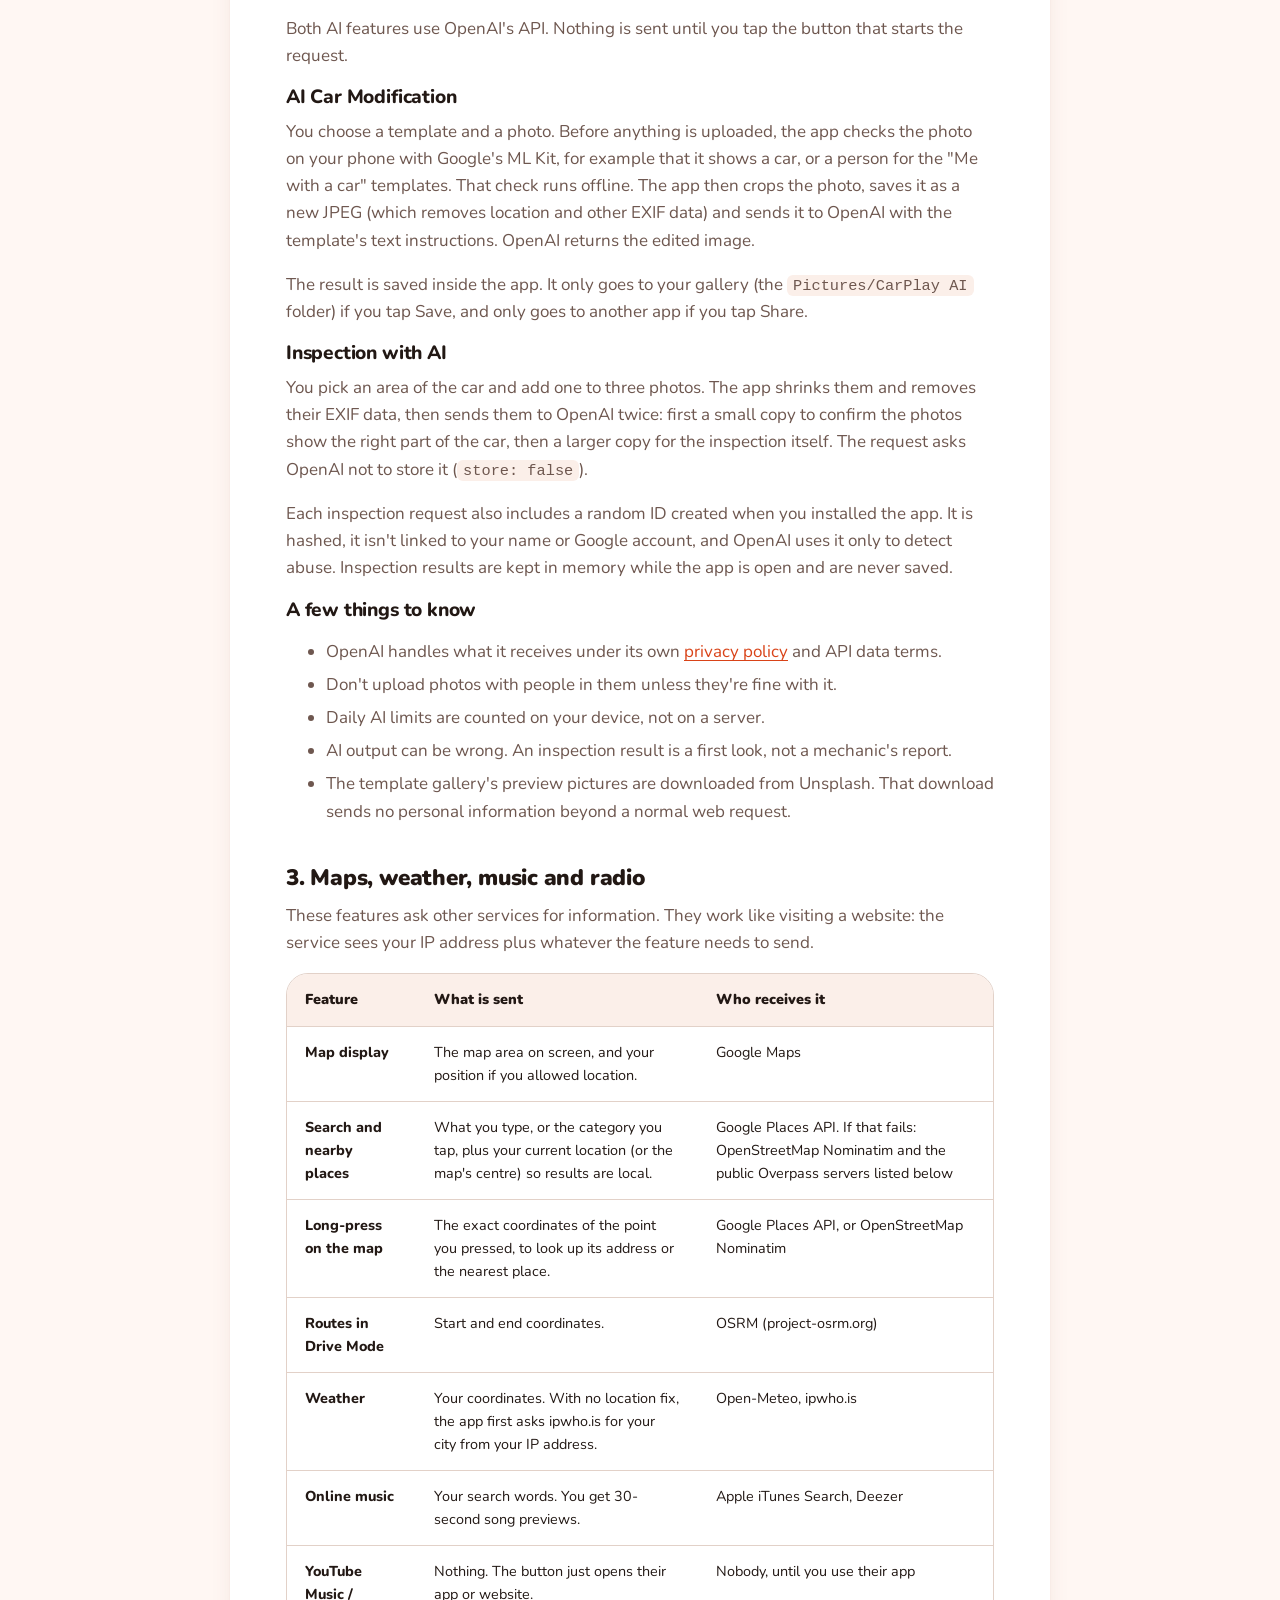
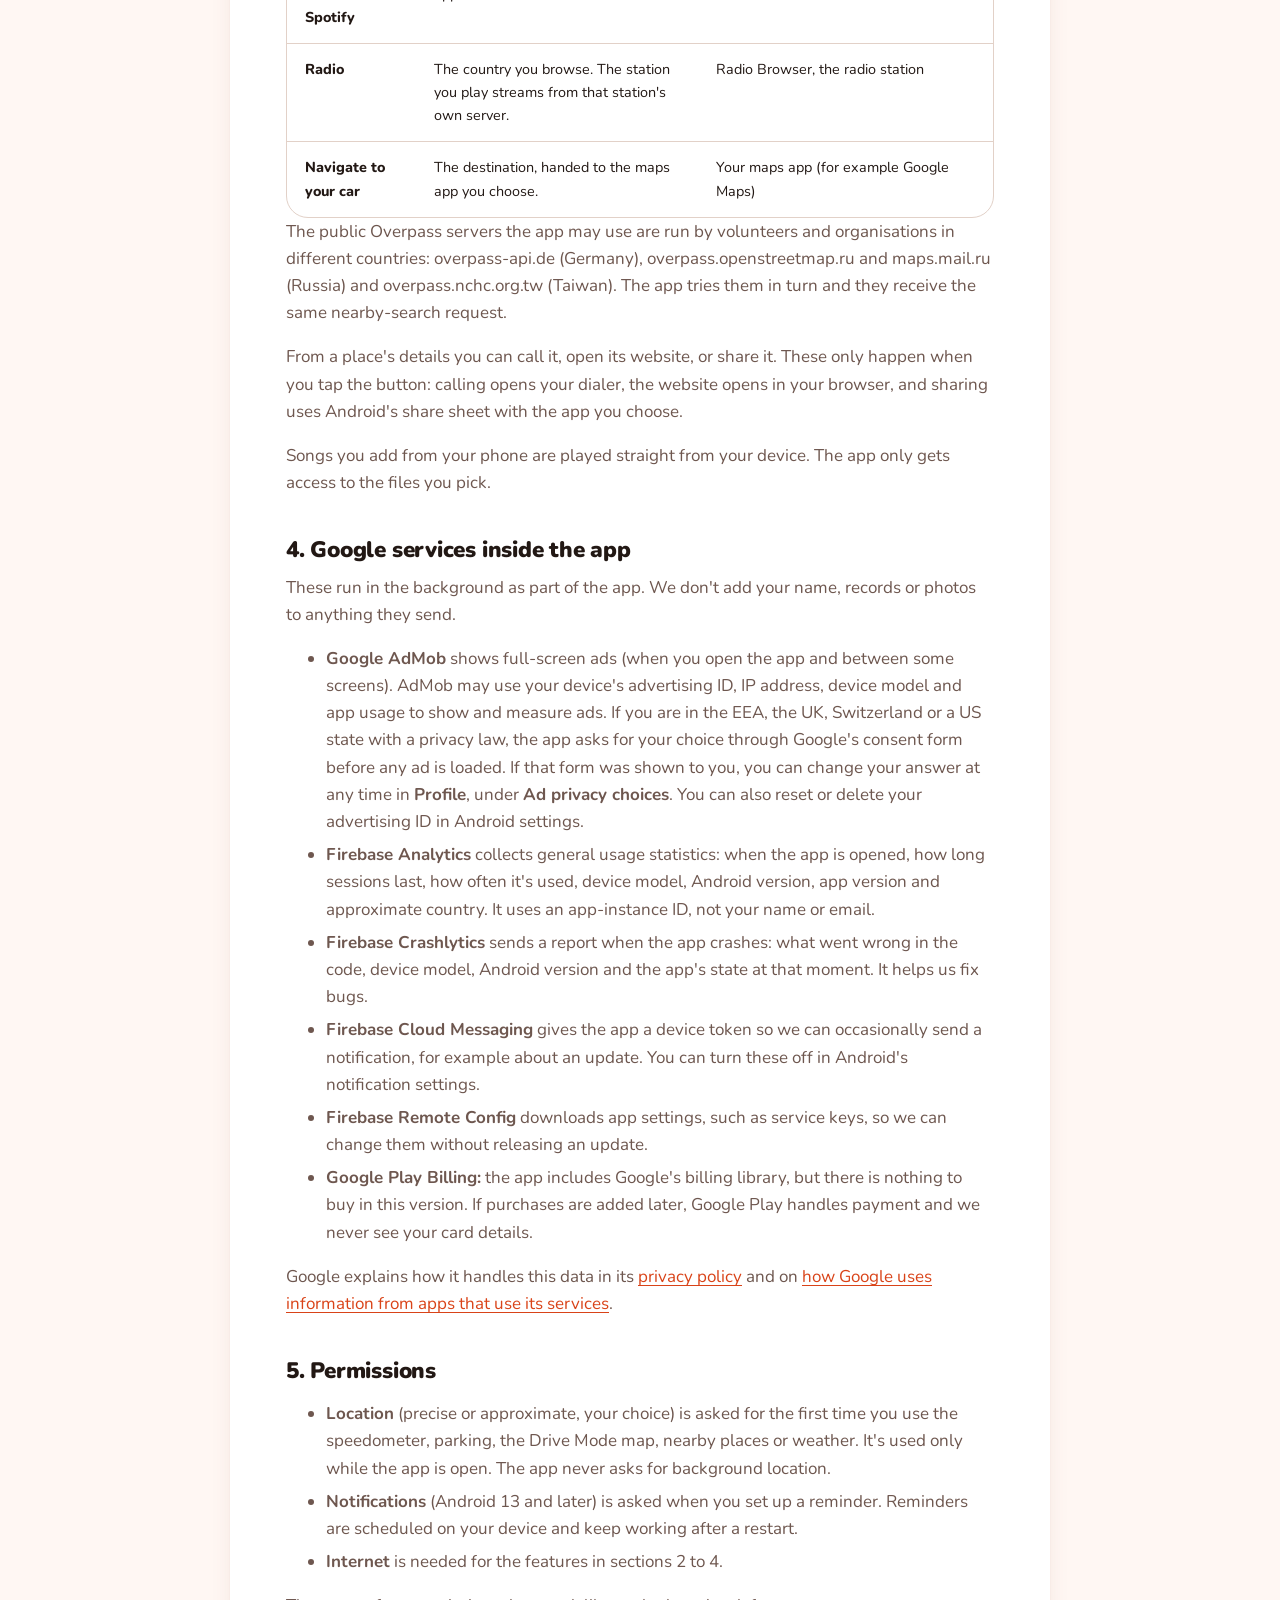
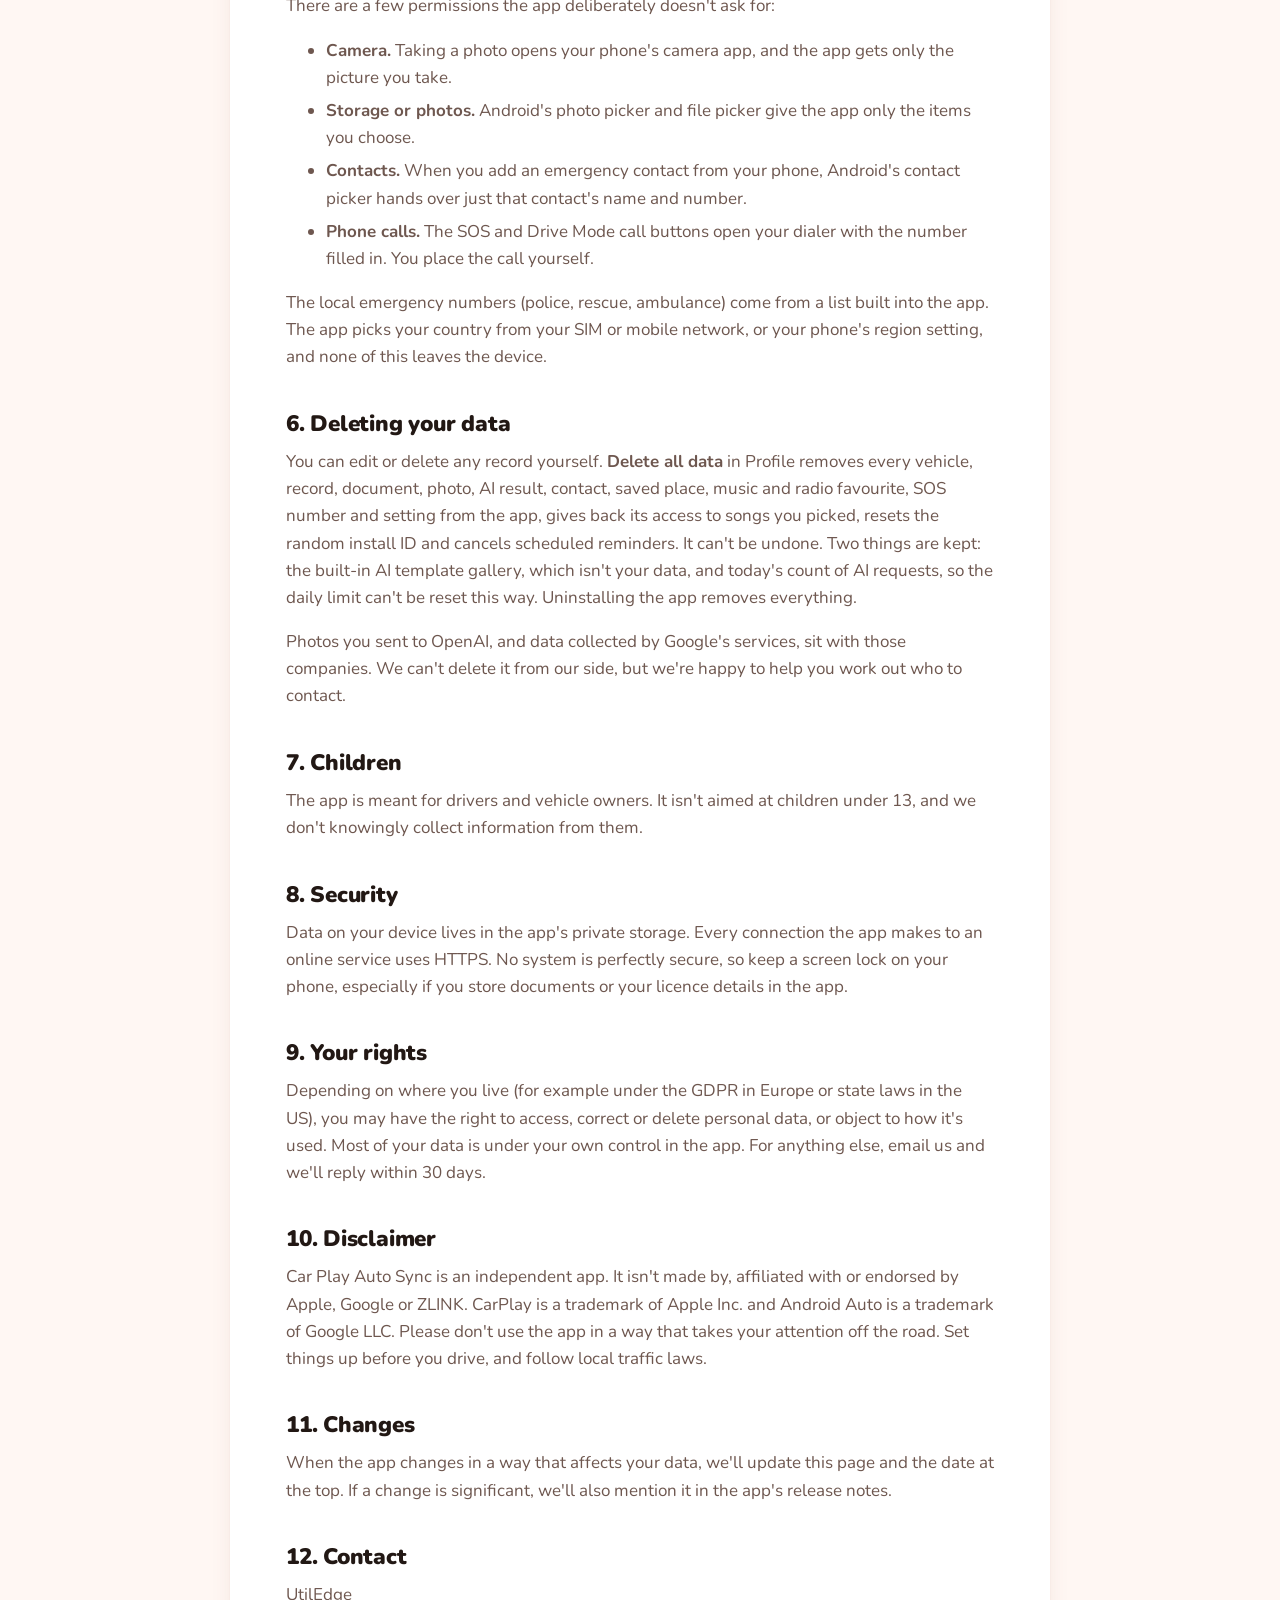
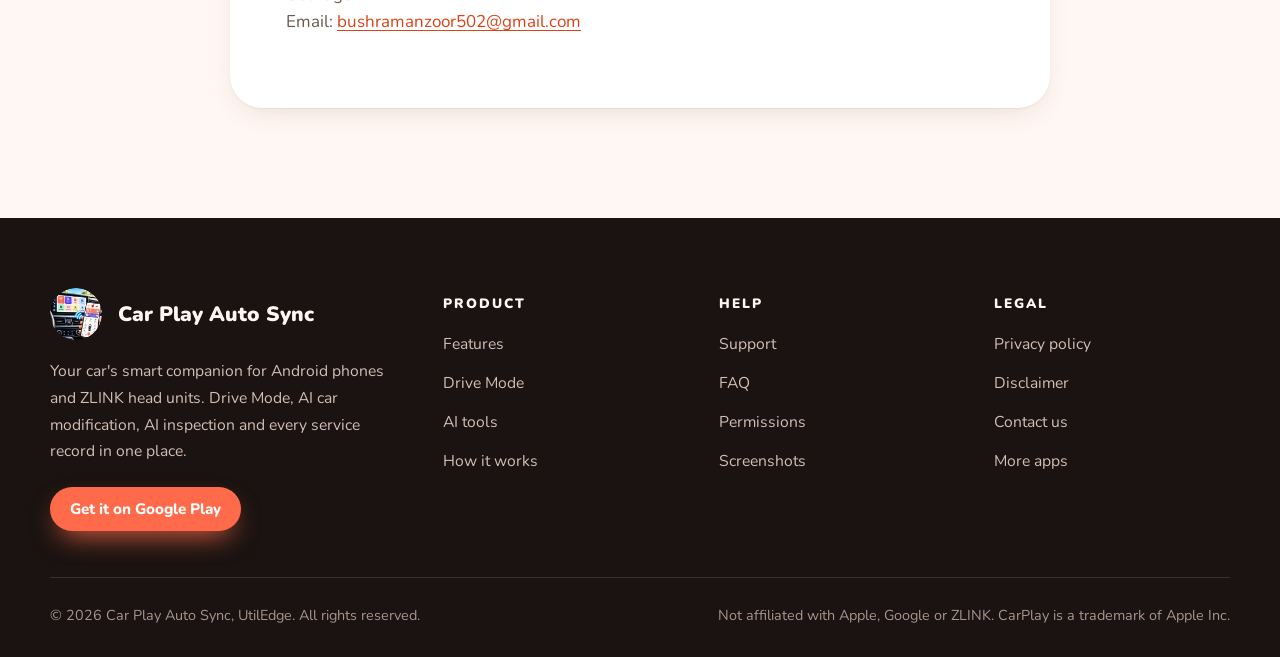
<file: privacy.html>
<!DOCTYPE html>
<html lang="en">
<head>
<meta charset="utf-8">
<meta name="viewport" content="width=device-width, initial-scale=1">
<title>Privacy Policy · Car Play Auto Sync</title>
<meta name="description" content="How Car Play Auto Sync for ZLINK handles your data: what stays on your phone, what the AI, map and music features send, and which Google services the app uses.">
<meta name="theme-color" content="#FF6B4A">
<meta name="color-scheme" content="light">
<link rel="icon" href="assets/img/icons/favicon_64.png?v=1">
<link rel="preconnect" href="https://fonts.googleapis.com">
<link rel="preconnect" href="https://fonts.gstatic.com" crossorigin>
<link href="https://fonts.googleapis.com/css2?family=Nunito:wght@400;600;700;800;900&amp;display=swap" rel="stylesheet" media="print" onload="this.media='all'">
<noscript><link href="https://fonts.googleapis.com/css2?family=Nunito:wght@400;600;700;800;900&amp;display=swap" rel="stylesheet"></noscript>
<link rel="stylesheet" href="assets/css/style.css?v=15">
</head>
<body>

<header class="site-header">
  <div class="wrap nav">
    <a class="brand" href="index.html">
      <img src="assets/img/icons/icon_96.webp?v=1" alt="" width="42" height="42">
      <span class="brand-name">Car Play Auto Sync<small>Smart car companion for ZLINK</small></span>
    </a>
    <div class="nav-cta">
      <a class="btn btn-back btn-sm" href="index.html"><svg viewBox="0 0 24 24" fill="none" stroke="currentColor" stroke-width="2.5" stroke-linecap="round" stroke-linejoin="round" aria-hidden="true"><path d="M19 12H5"/><path d="m12 19-7-7 7-7"/></svg>Back to site</a>
    </div>
  </div>
</header>

<main>
<section>
  <div class="wrap">
    <article class="doc">
      <span class="eyebrow">Privacy policy</span>
      <h1>Privacy Policy</h1>
      <p class="updated">Last updated: 12 November 2026</p>

      <p>This policy covers <b>Car Play Auto Sync for ZLINK</b>, an Android app made by UtilEdge. It explains what
         the app stores, what it sends over the internet, and who receives it. We wrote it from the app's actual
         code, so if something here doesn't match what you see in the app, please tell us and we'll fix it.</p>

      <h2>The short version</h2>
      <ul>
        <li>You don't create an account, and we don't run a server that collects your car records.</li>
        <li>Your vehicles, logs, expenses, documents, parking spots and contacts are saved only on your device.</li>
        <li>Your photos leave the device only when you use one of the two AI features, and only for that request.</li>
        <li>The app uses Google services for ads, usage statistics, crash reports and notifications. Those collect
            device-level data, described in section 4.</li>
        <li>Map, weather, music and radio features contact outside services when you use them (section 3).</li>
      </ul>

      <h2>1. What stays on your device</h2>
      <p>The app keeps your information in its own private storage. Other apps can't read it, and we can't see it.
         This includes:</p>
      <ul>
        <li><b>Vehicles:</b> make, model, year, VIN, registration number, fuel type, mileage and the vehicle photo.</li>
        <li><b>Records:</b> maintenance, activity log, reminders, fuel fill-ups, expenses, invoices with their line
            items, and any files you attach to them.</li>
        <li><b>Documents:</b> the photos or PDFs you add (for example registration or insurance papers) and their
            expiry dates.</li>
        <li><b>Parking:</b> the location and time of each spot you save, and the places you save on the Drive Mode map.</li>
        <li><b>Profile:</b> your name, phone, email and photo if you enter them, and your driving licence number and
            expiry date.</li>
        <li><b>Emergency contacts:</b> name, phone number and relationship for each contact you add.</li>
        <li><b>AI results:</b> images made with AI Car Modification are saved inside the app.</li>
        <li><b>Preferences:</b> settings, map layer, music and radio favourites, links to songs you picked from your
            phone, and a count of how many AI requests you made today.</li>
      </ul>
      <p>Android's automatic backup is turned off for this app, so none of this is copied to your Google account.
         The flip side is that if you uninstall the app or change phones, your records don't come with you.</p>

      <h2>2. The AI features</h2>
      <p>Both AI features use OpenAI's API. Nothing is sent until you tap the button that starts the request.</p>
      <h3>AI Car Modification</h3>
      <p>You choose a template and a photo. Before anything is uploaded, the app checks the photo on your phone with
         Google's ML Kit, for example that it shows a car, or a person for the "Me with a car" templates. That
         check runs offline. The app then crops the photo, saves it as a new JPEG (which removes location and other EXIF data)
         and sends it to OpenAI with the template's text instructions. OpenAI returns the edited image.</p>
      <p>The result is saved inside the app. It only goes to your gallery (the <code>Pictures/CarPlay AI</code>
         folder) if you tap Save, and only goes to another app if you tap Share.</p>
      <h3>Inspection with AI</h3>
      <p>You pick an area of the car and add one to three photos. The app shrinks them and removes their EXIF data,
         then sends them to OpenAI twice: first a small copy to confirm the photos show the right part of the car,
         then a larger copy for the inspection itself. The request asks OpenAI not to store it
         (<code>store: false</code>).</p>
      <p>Each inspection request also includes a random ID created when you installed the app. It is hashed, it
         isn't linked to your name or Google account, and OpenAI uses it only to detect abuse. Inspection results
         are kept in memory while the app is open and are never saved.</p>
      <h3>A few things to know</h3>
      <ul>
        <li>OpenAI handles what it receives under its own <a href="https://openai.com/policies/privacy-policy" target="_blank" rel="noopener">privacy policy</a>
            and API data terms.</li>
        <li>Don't upload photos with people in them unless they're fine with it.</li>
        <li>Daily AI limits are counted on your device, not on a server.</li>
        <li>AI output can be wrong. An inspection result is a first look, not a mechanic's report.</li>
        <li>The template gallery's preview pictures are downloaded from Unsplash. That download sends no personal
            information beyond a normal web request.</li>
      </ul>

      <h2>3. Maps, weather, music and radio</h2>
      <p>These features ask other services for information. They work like visiting a website: the service sees
         your IP address plus whatever the feature needs to send.</p>
      <div class="table-wrap"><table>
        <thead><tr><th>Feature</th><th>What is sent</th><th>Who receives it</th></tr></thead>
        <tbody>
          <tr><td>Map display</td><td>The map area on screen, and your position if you allowed location.</td><td>Google Maps</td></tr>
          <tr><td>Search and nearby places</td><td>What you type, or the category you tap, plus your current location (or the map's centre) so results are local.</td><td>Google Places API. If that fails: OpenStreetMap Nominatim and the public Overpass servers listed below</td></tr>
          <tr><td>Long-press on the map</td><td>The exact coordinates of the point you pressed, to look up its address or the nearest place.</td><td>Google Places API, or OpenStreetMap Nominatim</td></tr>
          <tr><td>Routes in Drive Mode</td><td>Start and end coordinates.</td><td>OSRM (project-osrm.org)</td></tr>
          <tr><td>Weather</td><td>Your coordinates. With no location fix, the app first asks ipwho.is for your city from your IP address.</td><td>Open-Meteo, ipwho.is</td></tr>
          <tr><td>Online music</td><td>Your search words. You get 30-second song previews.</td><td>Apple iTunes Search, Deezer</td></tr>
          <tr><td>YouTube Music / Spotify</td><td>Nothing. The button just opens their app or website.</td><td>Nobody, until you use their app</td></tr>
          <tr><td>Radio</td><td>The country you browse. The station you play streams from that station's own server.</td><td>Radio Browser, the radio station</td></tr>
          <tr><td>Navigate to your car</td><td>The destination, handed to the maps app you choose.</td><td>Your maps app (for example Google Maps)</td></tr>
        </tbody>
      </table></div>
      <p>The public Overpass servers the app may use are run by volunteers and organisations in different countries: overpass-api.de (Germany), overpass.openstreetmap.ru and maps.mail.ru (Russia) and overpass.nchc.org.tw (Taiwan). The app tries them in turn and they receive the same nearby-search request.</p>
      <p>From a place's details you can call it, open its website, or share it. These only happen when you tap the button: calling opens your dialer, the website opens in your browser, and sharing uses Android's share sheet with the app you choose.</p>
      <p>Songs you add from your phone are played straight from your device. The app only gets access to the files
         you pick.</p>

      <h2>4. Google services inside the app</h2>
      <p>These run in the background as part of the app. We don't add your name, records or photos to anything
         they send.</p>
      <ul>
        <li><b>Google AdMob</b> shows full-screen ads (when you open the app and between some screens). AdMob may use
            your device's advertising ID, IP address, device model and app usage to show and measure ads. If you
            are in the EEA, the UK, Switzerland or a US state with a privacy law, the app asks for your choice
            through Google's consent form before any ad is loaded. If that form was shown to you, you can change
            your answer at any time in <b>Profile</b>, under <b>Ad privacy choices</b>. You can also reset or delete your
            advertising ID in Android settings.</li>
        <li><b>Firebase Analytics</b> collects general usage statistics: when the app is opened, how long sessions
            last, how often it's used, device model, Android version, app version and approximate country. It
            uses an app-instance ID, not your name or email.</li>
        <li><b>Firebase Crashlytics</b> sends a report when the app crashes: what went wrong in the code, device
            model, Android version and the app's state at that moment. It helps us fix bugs.</li>
        <li><b>Firebase Cloud Messaging</b> gives the app a device token so we can occasionally send a notification,
            for example about an update. You can turn these off in Android's notification settings.</li>
        <li><b>Firebase Remote Config</b> downloads app settings, such as service keys, so we can change them
            without releasing an update.</li>
        <li><b>Google Play Billing:</b> the app includes Google's billing library, but there is nothing to buy in
            this version. If purchases are added later, Google Play handles payment and we never see your card
            details.</li>
      </ul>
      <p>Google explains how it handles this data in its <a href="https://policies.google.com/privacy" target="_blank" rel="noopener">privacy policy</a>
         and on <a href="https://policies.google.com/technologies/partner-sites" target="_blank" rel="noopener">how Google uses information from apps that use its services</a>.</p>

      <h2>5. Permissions</h2>
      <ul>
        <li><b>Location</b> (precise or approximate, your choice) is asked for the first time you use the
            speedometer, parking, the Drive Mode map, nearby places or weather. It's used only while the app is
            open. The app never asks for background location.</li>
        <li><b>Notifications</b> (Android 13 and later) is asked when you set up a reminder. Reminders are scheduled
            on your device and keep working after a restart.</li>
        <li><b>Internet</b> is needed for the features in sections 2 to 4.</li>
      </ul>
      <p>There are a few permissions the app deliberately doesn't ask for:</p>
      <ul>
        <li><b>Camera.</b> Taking a photo opens your phone's camera app, and the app gets only the picture you take.</li>
        <li><b>Storage or photos.</b> Android's photo picker and file picker give the app only the items you choose.</li>
        <li><b>Contacts.</b> When you add an emergency contact from your phone, Android's contact picker hands over
            just that contact's name and number.</li>
        <li><b>Phone calls.</b> The SOS and Drive Mode call buttons open your dialer with the number filled in. You
            place the call yourself.</li>
      </ul>
      <p>The local emergency numbers (police, rescue, ambulance) come from a list built into the app. The app picks
         your country from your SIM or mobile network, or your phone's region setting, and none of this leaves the
         device.</p>

      <h2>6. Deleting your data</h2>
      <p>You can edit or delete any record yourself. <b>Delete all data</b> in Profile removes every vehicle, record,
         document, photo, AI result, contact, saved place, music and radio favourite, SOS number and setting from
         the app, gives back its access to songs you picked, resets the random install ID and cancels scheduled
         reminders. It can't be undone. Two things are kept: the built-in AI template gallery, which isn't your
         data, and today's count of AI requests, so the daily limit can't be reset this way. Uninstalling the
         app removes everything.</p>
      <p>Photos you sent to OpenAI, and data collected by Google's services, sit with those companies. We can't
         delete it from our side, but we're happy to help you work out who to contact.</p>

      <h2>7. Children</h2>
      <p>The app is meant for drivers and vehicle owners. It isn't aimed at children under 13, and we don't knowingly
         collect information from them.</p>

      <h2>8. Security</h2>
      <p>Data on your device lives in the app's private storage. Every connection the app makes to an online
         service uses HTTPS. No system is perfectly secure, so keep a screen lock on your phone, especially if you
         store documents or your licence details in the app.</p>

      <h2>9. Your rights</h2>
      <p>Depending on where you live (for example under the GDPR in Europe or state laws in the US), you may have
         the right to access, correct or delete personal data, or object to how it's used. Most of your data is
         under your own control in the app. For anything else, email us and we'll reply within 30 days.</p>

      <h2 id="disclaimer">10. Disclaimer</h2>
      <p>Car Play Auto Sync is an independent app. It isn't made by, affiliated with or endorsed by Apple, Google or
         ZLINK. CarPlay is a trademark of Apple Inc. and Android Auto is a trademark of Google LLC. Please don't
         use the app in a way that takes your attention off the road. Set things up before you drive, and follow
         local traffic laws.</p>

      <h2>11. Changes</h2>
      <p>When the app changes in a way that affects your data, we'll update this page and the date at the top. If a
         change is significant, we'll also mention it in the app's release notes.</p>

      <h2>12. Contact</h2>
      <p>UtilEdge<br>
         Email: <a href="mailto:bushramanzoor502@gmail.com?subject=Privacy%20-%20Car%20Play%20Auto%20Sync">bushramanzoor502@gmail.com</a></p>
    </article>
  </div>
</section>
</main>

<footer class="site-footer">
  <div class="wrap">
    <div class="footer-grid">
      <div class="footer-brand">
        <a class="brand" href="index.html#top">
          <img src="assets/img/icons/icon_96.webp?v=1" alt="" width="46" height="46">
          <span class="brand-name">Car Play Auto Sync<small>Smart car companion</small></span>
        </a>
        <p class="footer-about">Your car's smart companion for Android phones and ZLINK head units. Drive Mode,
          AI car modification, AI inspection and every service record in one place.</p>
        <a class="btn btn-primary btn-sm" href="https://play.google.com/store/apps/details?id=utiledge.carplayandroid.carmirroring.auto.sync" target="_blank" rel="noopener">Get it on Google Play</a>
      </div>
      <nav class="footer-col" aria-label="Product">
        <h2 class="footer-title">Product</h2>
        <ul>
          <li><a href="index.html#features">Features</a></li>
          <li><a href="index.html#drive">Drive Mode</a></li>
          <li><a href="index.html#ai">AI tools</a></li>
          <li><a href="index.html#how">How it works</a></li>
        </ul>
      </nav>
      <nav class="footer-col" aria-label="Help">
        <h2 class="footer-title">Help</h2>
        <ul>
          <li><a href="index.html#support">Support</a></li>
          <li><a href="index.html#faq">FAQ</a></li>
          <li><a href="index.html#permissions">Permissions</a></li>
          <li><a href="index.html#screens">Screenshots</a></li>
        </ul>
      </nav>
      <nav class="footer-col" aria-label="Legal">
        <h2 class="footer-title">Legal</h2>
        <ul>
          <li><a href="privacy.html">Privacy policy</a></li>
          <li><a href="privacy.html#disclaimer">Disclaimer</a></li>
          <li><a href="index.html#contact">Contact us</a></li>
          <li><a href="https://play.google.com/store/apps/developer?id=UtilEdge" target="_blank" rel="noopener">More apps</a></li>
        </ul>
      </nav>
    </div>
    <div class="footer-bottom">
      <p>© <span data-year>2026</span> Car Play Auto Sync, UtilEdge. All rights reserved.</p>
      <p>Not affiliated with Apple, Google or ZLINK. CarPlay is a trademark of Apple Inc.</p>
    </div>
  </div>
</footer>

<script src="assets/js/main.js?v=1"></script>
</body>
</html>
</file>
<file: assets/css/style.css>
/* Car Play Auto Sync for ZLINK — website styles.
   Colours are copied from the app's theme (ui/theme/Color.kt): a light-first, warm coral theme with
   a matching warm dark scheme. Type is Nunito, the font the app bundles. */

:root {
  /* App LightColorScheme / LightExtraColors */
  --bg: #FFF7F3;            /* background */
  --panel: #FFFFFF;         /* extraColors.panel */
  --panel-2: #FBF0EA;       /* extraColors.panelVariant */
  --container: #FBEFE9;     /* surfaceContainer */
  --container-hi: #F7E8E1;  /* surfaceContainerHigh */
  --text: #221814;          /* onBackground */
  --muted: #6E574F;         /* onSurfaceVariant */
  --outline: #E2D1C8;       /* outlineVariant */
  --primary: #FF6B4A;       /* primary (D100: literal reference coral) */
  --primary-strong: #D94318;/* nearest AA-passing coral, for text links on white */
  --on-primary: #FFFFFF;
  --primary-container: #FFDBCE;
  --on-primary-container: #3F1000;
  --tertiary: #4B5A93;
  --tertiary-container: #DFE2FF;
  /* Pastel category washes (Dashboard quick actions) */
  --peach: #FFE7DD;  --peach-ink: #E0582F;
  --blue: #E3EDFF;   --blue-ink: #2B5DA8;
  --lav: #ECE7FF;    --lav-ink: #5B4BC4;
  --mint: #DDF3E6;   --mint-ink: #1F6B45;
  --sun: #FFF0CC;    --sun-ink: #8A5A00;
  --rose: #FFE0E0;   --rose-ink: #B3261E;
  --shadow: 0 1px 2px rgba(80, 40, 20, .06), 0 10px 30px -12px rgba(120, 50, 20, .18);
  --shadow-lg: 0 30px 60px -20px rgba(150, 60, 25, .35);
  --radius: 22px;
  --radius-lg: 32px;
  --wrap: 1180px;
  color-scheme: light;
}

/* App DarkColorScheme / DarkExtraColors — a warm counterpart, not a cool grey one.
   The site is light by default to match the app's light-first look (D93). The dark tokens apply only
   when <html data-theme="dark"> is set. */
@media all {
  :root[data-theme="dark"] {
    --bg: #15100E; --panel: #221B18; --panel-2: #2E2521; --container: #221B18; --container-hi: #2D2521;
    --text: #F1E4DE; --muted: #D3BEB5; --outline: #4B403B;
    --primary: #FFB59D; --primary-strong: #FFB59D; --on-primary: #571F06;
    --primary-container: #7B2F10; --on-primary-container: #FFDBCE;
    --tertiary: #BBC3F5; --tertiary-container: #3A4374;
    --peach: #3A2219; --peach-ink: #FFB59D;
    --blue: #1E2A3D;  --blue-ink: #A9C7F0;
    --lav: #2A2440;   --lav-ink: #C9BEFF;
    --mint: #1B3125;  --mint-ink: #87D8A6;
    --sun: #3A2E10;   --sun-ink: #EDC54F;
    --rose: #3D1D1A;  --rose-ink: #FF9D90;
    --shadow: 0 1px 2px rgba(0,0,0,.4), 0 12px 30px -12px rgba(0,0,0,.6);
    --shadow-lg: 0 30px 60px -20px rgba(0,0,0,.7);
  }
}

*, *::before, *::after { box-sizing: border-box; }
html { scroll-behavior: smooth; scroll-padding-top: 84px; -webkit-text-size-adjust: 100%; }
@media (prefers-reduced-motion: reduce) { html { scroll-behavior: auto; } *, *::before, *::after { animation: none !important; transition: none !important; } }
body {
  margin: 0; background: var(--bg); color: var(--text);
  font-family: "Nunito", system-ui, -apple-system, "Segoe UI", Roboto, sans-serif;
  font-size: 17px; line-height: 1.6; overflow-x: hidden;
}
img { max-width: 100%; height: auto; display: block; -webkit-user-drag: none; user-select: none; }
a { color: var(--primary-strong); text-underline-offset: 3px; }
h1, h2, h3 { line-height: 1.15; margin: 0 0 .5em; letter-spacing: -.01em; }
h1 { font-size: clamp(2.3rem, 5.4vw, 3.9rem); font-weight: 900; }
h2 { font-size: clamp(1.8rem, 3.6vw, 2.7rem); font-weight: 900; }
h3 { font-size: 1.2rem; font-weight: 800; }
p { margin: 0 0 1em; }
code { font-size: .9em; background: var(--container); padding: .1em .4em; border-radius: 6px; }
:focus-visible { outline: 3px solid var(--primary); outline-offset: 3px; border-radius: 8px; }

.wrap { width: min(var(--wrap), 100% - 32px); margin-inline: auto; }
section { padding: clamp(64px, 9vw, 110px) 0; }
.skip-link { position: absolute; left: -999px; top: 8px; background: var(--primary); color: var(--on-primary); padding: 10px 16px; border-radius: 12px; z-index: 100; }
.skip-link:focus { left: 8px; }

.eyebrow {
  display: inline-flex; align-items: center; gap: 8px; font-weight: 800; font-size: .82rem;
  letter-spacing: .08em; text-transform: uppercase; color: var(--primary-strong);
  background: var(--primary-container); color: var(--on-primary-container);
  padding: 6px 14px; border-radius: 999px; margin-bottom: 18px;
}
.eyebrow::before { content: ""; width: 8px; height: 8px; border-radius: 50%; background: var(--primary); }
.accent { color: var(--primary); }
.section-head { max-width: 720px; margin: 0 auto 48px; text-align: center; }
.section-head p { color: var(--muted); font-size: 1.08rem; }

/* ---------- Buttons ---------- */
.btn {
  display: inline-flex; align-items: center; justify-content: center; gap: 10px;
  min-height: 56px; padding: 0 28px; border-radius: 999px; font: inherit; font-weight: 800;
  text-decoration: none; cursor: pointer; border: 0; transition: transform .2s, box-shadow .2s, background .2s;
  white-space: nowrap; line-height: 1.2;
}
.btn:hover { transform: translateY(-2px); }
.btn-primary { background: var(--primary); color: var(--on-primary); box-shadow: 0 12px 28px -10px var(--primary); }
.btn-ghost { background: var(--panel); color: var(--text); box-shadow: inset 0 0 0 2px var(--outline); }
.btn-sm { min-height: 44px; padding: 0 20px; font-size: .95rem; }
.btn svg { width: 22px; height: 22px; }

/* ---------- Header ---------- */
.site-header { position: sticky; top: 0; z-index: 50; background: color-mix(in srgb, var(--bg) 82%, transparent); backdrop-filter: saturate(1.4) blur(14px); -webkit-backdrop-filter: saturate(1.4) blur(14px); transition: box-shadow .2s; }
.site-header.is-stuck { box-shadow: 0 1px 0 var(--outline); }
.nav { display: flex; align-items: center; gap: 20px; min-height: 72px; }
.brand { display: flex; align-items: center; gap: 12px; text-decoration: none; color: var(--text); margin-right: auto; }
.brand img { width: 42px; height: 42px; border-radius: 12px; flex: none; }
.brand-name { font-weight: 900; font-size: 1.05rem; line-height: 1.1; display: flex; flex-direction: column; }
.brand-name small { font-weight: 700; font-size: .75rem; color: var(--muted); }
.nav-links { list-style: none; display: flex; gap: 4px; margin: 0; padding: 0; }
.nav-links a { display: block; padding: 8px 11px; border-radius: 999px; color: var(--text); text-decoration: none; font-weight: 700; font-size: .93rem; white-space: nowrap; }
.brand-name { white-space: nowrap; }
.nav-links a:hover { background: var(--container); }
.nav-links a[aria-current="page"] { background: var(--primary-container); color: var(--on-primary-container); }
.nav-cta { display: flex; align-items: center; gap: 10px; }
.nav-toggle { display: none; width: 46px; height: 46px; border-radius: 14px; border: 0; background: var(--panel); box-shadow: inset 0 0 0 1.5px var(--outline); cursor: pointer; position: relative; }
.nav-toggle span, .nav-toggle span::before, .nav-toggle span::after { position: absolute; left: 13px; width: 20px; height: 2.5px; border-radius: 2px; background: var(--text); content: ""; transition: transform .2s, top .2s, opacity .2s; }
.nav-toggle span { top: 22px; } .nav-toggle span::before { left: 0; top: -7px; } .nav-toggle span::after { left: 0; top: 7px; }
.nav-toggle[aria-expanded="true"] span { background: transparent; }
.nav-toggle[aria-expanded="true"] span::before { top: 0; transform: rotate(45deg); }
.nav-toggle[aria-expanded="true"] span::after { top: 0; transform: rotate(-45deg); }

@media (max-width: 900px) {
  .nav-toggle { display: block; }
  .nav-links { display: none; position: absolute; top: 72px; left: 16px; right: 16px; flex-direction: column; background: var(--panel); border-radius: var(--radius); padding: 10px; box-shadow: var(--shadow-lg); }
  .nav-links.open { display: flex; }
  .nav-links a { padding: 13px 16px; }
}
@media (max-width: 460px) { .nav-cta .btn { display: none; } .brand-name small { display: none; } }

/* ---------- Hero ---------- */
.hero { position: relative; padding-top: clamp(32px, 6vw, 70px); overflow: hidden; }
.hero::before { content: ""; position: absolute; inset: -20% -10% auto 40%; height: 120%; background: radial-gradient(closest-side, var(--primary-container), transparent 75%); opacity: .8; z-index: -1; }
.hero-grid { display: grid; grid-template-columns: 1.05fr .95fr; gap: 48px; align-items: center; }
.lede { font-size: 1.15rem; color: var(--muted); max-width: 580px; }
.hero-actions { display: flex; flex-wrap: wrap; gap: 14px; margin: 28px 0 22px; }
.hero-points { list-style: none; display: flex; flex-wrap: wrap; gap: 8px 20px; padding: 0; margin: 0 0 30px; color: var(--muted); font-weight: 700; font-size: .95rem; }
.hero-points li::before { content: ""; display: inline-block; width: 8px; height: 8px; border-radius: 50%; background: var(--primary); margin-right: 8px; vertical-align: middle; }
.hero-stats { display: grid; grid-template-columns: repeat(3, 1fr); gap: 12px; max-width: 520px; }
.stat { background: var(--panel); border-radius: 18px; padding: 14px 16px; box-shadow: var(--shadow); }
.stat strong { display: block; font-size: 1.45rem; font-weight: 900; color: var(--primary); line-height: 1.1; }
.stat span { font-size: .82rem; font-weight: 700; color: var(--muted); }

.hero-media { position: relative; min-height: 560px; display: grid; place-items: center; }
.hero-car { position: absolute; width: 100%; max-width: 560px; bottom: 4%; left: 50%; transform: translateX(-66%); filter: drop-shadow(0 30px 30px rgba(120,50,20,.25)); }
.phone {
  position: relative; width: 270px; aspect-ratio: 9 / 19.5; border-radius: 44px; padding: 10px;
  background: #1b1412; box-shadow: var(--shadow-lg), inset 0 0 0 2px #3b2d28; z-index: 2;
}
.phone .screen { width: 100%; height: 100%; border-radius: 34px; overflow: hidden; background: var(--bg); }
.phone .screen img { width: 100%; height: 100%; object-fit: cover; object-position: top; }
.phone-float { animation: float 6s ease-in-out infinite; }
@keyframes float { 50% { transform: translateY(-14px); } }
.hero-phone { transform: translate(18%, -6%); }
.hero-badge { position: absolute; z-index: 3; display: flex; align-items: center; gap: 12px; background: var(--panel); border-radius: 20px; padding: 10px 16px 10px 10px; box-shadow: var(--shadow-lg); font-size: .9rem; animation: float 7s ease-in-out infinite; }
.hero-badge b { display: block; font-weight: 900; }
.hero-badge small { color: var(--muted); font-weight: 700; }
.hero-badge .ic { width: 44px; height: 44px; border-radius: 14px; display: grid; place-items: center; }
.hero-badge .ic svg { width: 24px; height: 24px; }
.badge-a { top: 12%; left: 0; animation-delay: -2s; }
.badge-b { bottom: 18%; right: 0; animation-delay: -4s; }

/* ---------- Placeholder screen (shown until a real screenshot is added) ---------- */
.mock { height: 100%; display: flex; flex-direction: column; gap: 8px; padding: 34px 10px 10px; background: var(--bg); font-size: 9px; color: var(--text); }
.mock .row { display: flex; gap: 6px; }
.mock .card { border-radius: 12px; padding: 8px; font-weight: 800; color: #fff; }
.mock .tile { flex: 1; background: var(--panel); border-radius: 10px; padding: 6px; font-weight: 800; box-shadow: var(--shadow); }

/* ---------- Feature cards ---------- */
.feature-grid { display: grid; grid-template-columns: repeat(auto-fill, minmax(260px, 1fr)); gap: 18px; }
.f-card { background: var(--panel); border-radius: var(--radius); padding: 26px; box-shadow: var(--shadow); display: flex; flex-direction: column; transition: transform .25s, box-shadow .25s; }
.f-card:hover { transform: translateY(-4px); box-shadow: var(--shadow-lg); }
.f-icon { width: 54px; height: 54px; border-radius: 18px; display: grid; place-items: center; margin-bottom: 18px; background: var(--wash); color: var(--ink); }
.f-icon svg { width: 27px; height: 27px; }
.f-icon img { width: 36px; height: 36px; object-fit: contain; }
.f-card p { color: var(--muted); font-size: .97rem; flex: 1; }
.f-tag { align-self: flex-start; font-size: .78rem; font-weight: 800; padding: 5px 12px; border-radius: 999px; background: var(--wash); color: var(--ink); }
.t-peach { --wash: var(--peach); --ink: var(--peach-ink); }
.t-blue  { --wash: var(--blue);  --ink: var(--blue-ink); }
.t-lav   { --wash: var(--lav);   --ink: var(--lav-ink); }
.t-mint  { --wash: var(--mint);  --ink: var(--mint-ink); }
.t-sun   { --wash: var(--sun);   --ink: var(--sun-ink); }
.t-rose  { --wash: var(--rose);  --ink: var(--rose-ink); }
.f-card.wide { grid-column: span 2; flex-direction: row; gap: 22px; align-items: center; background: linear-gradient(135deg, var(--primary), #FF8E6E); color: #fff; }
.f-card.wide p, .f-card.wide .f-tag { color: #fff; }
.f-card.wide .f-tag { background: rgba(255,255,255,.22); }
.f-card.wide.lav { background: linear-gradient(135deg, #5B5BD6, #8B7BEA); }
.f-card.wide .f-icon { background: rgba(255,255,255,.2); color: #fff; flex: none; }
@media (max-width: 640px) { .f-card.wide { grid-column: auto; flex-direction: column; align-items: flex-start; } }

/* ---------- Screens gallery ---------- */
.screens { background: var(--panel-2); }
.screens-track { display: flex; gap: 26px; overflow-x: auto; scroll-snap-type: x mandatory; padding: 10px 4px 30px; scrollbar-width: thin; }
.screen-item { flex: 0 0 auto; scroll-snap-align: center; margin: 0; text-align: center; }
.screen-item .phone { width: 230px; }
.screen-item figcaption { margin-top: 16px; }
.screen-item h3 { margin: 0; font-size: 1.05rem; }
.screen-item p { margin: 0; color: var(--muted); font-size: .9rem; }
.track-hint { text-align: center; color: var(--muted); font-size: .9rem; font-weight: 700; }

/* ---------- Drive mode (landscape) ---------- */
.drive-grid { display: grid; grid-template-columns: 1.2fr .8fr; gap: 48px; align-items: center; }
.headunit { position: relative; border-radius: 30px; padding: 14px; background: #1b1412; box-shadow: var(--shadow-lg), inset 0 0 0 2px #3b2d28; }
.headunit .screen { aspect-ratio: 1604 / 720; border-radius: 18px; overflow: hidden; background: #221B18; }
.headunit .screen img { width: 100%; height: 100%; object-fit: contain; }
.du { display: grid; grid-template-columns: 64px 1fr; height: 100%; color: #F1E4DE; font-weight: 800; }
.du-side { background: #15100E; display: flex; flex-direction: column; justify-content: space-around; align-items: center; padding: 8px 0; }
.du-side span { width: 38px; height: 38px; border-radius: 12px; display: grid; place-items: center; color: #D3BEB5; }
.du-side span.on { background: var(--primary); color: #fff; }
.du-side svg { width: 20px; height: 20px; }
.du-main { display: grid; grid-template-columns: 1.1fr 1fr; gap: 12px; padding: 14px; }
.du-card { background: #2D2521; border-radius: 16px; padding: 14px; display: flex; flex-direction: column; justify-content: space-between; }
.du-speed { font-size: clamp(2.2rem, 6vw, 4rem); font-weight: 900; line-height: 1; color: #FFB59D; }
.du-small { font-size: .8rem; color: #D3BEB5; font-weight: 700; }
.du-stack { display: grid; gap: 12px; }
.tab-list { list-style: none; padding: 0; margin: 24px 0 0; display: grid; grid-template-columns: repeat(2, 1fr); gap: 10px; }
.tab-list li { background: var(--panel); border-radius: 16px; padding: 12px 14px; box-shadow: var(--shadow); font-size: .93rem; color: var(--muted); }
.tab-list b { display: block; color: var(--text); }

/* ---------- AI section ---------- */
.ai { background: linear-gradient(180deg, var(--bg), var(--panel-2)); }
.ai-grid { display: grid; grid-template-columns: 1fr 1fr; gap: 26px; }
.ai-card { background: var(--panel); border-radius: var(--radius-lg); padding: 30px; box-shadow: var(--shadow); overflow: hidden; }
.ai-card .ai-head { display: flex; align-items: center; gap: 14px; margin-bottom: 14px; }
.ai-card .ai-head .f-icon { margin: 0; }
.ai-card h3 { font-size: 1.45rem; margin: 0; }
.ai-card > p { color: var(--muted); }
.chips { display: flex; flex-wrap: wrap; gap: 8px; margin: 16px 0 22px; padding: 0; list-style: none; }
.chips li { font-size: .85rem; font-weight: 800; padding: 7px 14px; border-radius: 999px; background: var(--container); }
.area-grid { display: grid; grid-template-columns: repeat(5, 1fr); gap: 8px; }
.area { margin: 0; text-align: center; font-size: .78rem; font-weight: 800; }
.area img { aspect-ratio: 1; object-fit: cover; border-radius: 14px; margin-bottom: 6px; }
.mod-visual { position: relative; border-radius: 22px; background: radial-gradient(circle at 50% 70%, var(--primary-container), var(--container) 70%); padding: 24px 10px 6px; }
.mod-visual img { margin-inline: auto; max-height: 220px; object-fit: contain; }
.mod-visual .spark { position: absolute; top: 14px; right: 14px; background: var(--primary); color: #fff; font-weight: 900; font-size: .8rem; padding: 6px 12px; border-radius: 999px; }
.steps-mini { counter-reset: s; list-style: none; padding: 0; margin: 18px 0 0; display: grid; gap: 10px; }
.steps-mini li { counter-increment: s; display: flex; gap: 12px; align-items: flex-start; font-size: .95rem; color: var(--muted); }
.steps-mini li::before { content: counter(s); flex: none; width: 28px; height: 28px; border-radius: 50%; display: grid; place-items: center; background: var(--primary-container); color: var(--on-primary-container); font-weight: 900; font-size: .85rem; }

/* ---------- How it works ---------- */
.steps { display: grid; grid-template-columns: repeat(4, 1fr); gap: 18px; counter-reset: step; }
.step { position: relative; background: var(--panel); border-radius: var(--radius); padding: 28px 24px; box-shadow: var(--shadow); counter-increment: step; }
.step::before { content: "0" counter(step); display: block; font-size: 2.4rem; font-weight: 900; color: var(--primary); opacity: .9; line-height: 1; margin-bottom: 14px; }
.step p { color: var(--muted); font-size: .96rem; margin: 0; }

/* ---------- Disclaimer / privacy band ---------- */
.band { border-radius: var(--radius-lg); padding: clamp(28px, 5vw, 50px); display: grid; grid-template-columns: auto 1fr; gap: 28px; align-items: center; }
.band-privacy { background: var(--mint); }
.band-note { background: var(--sun); }
.band .big-ic { width: 82px; height: 82px; border-radius: 26px; display: grid; place-items: center; background: var(--panel); color: var(--ink); box-shadow: var(--shadow); }
.band .big-ic svg { width: 42px; height: 42px; }
.band h2 { font-size: clamp(1.5rem, 3vw, 2rem); }
.band p { margin: 0 0 .6em; }
.band ul { margin: 10px 0 0; padding-left: 20px; }
@media (max-width: 640px) { .band { grid-template-columns: 1fr; } }
section.tight { padding: 0 0 clamp(48px, 7vw, 80px); }

/* ---------- Support ---------- */
.support-grid { display: grid; grid-template-columns: repeat(3, 1fr); gap: 18px; margin-bottom: 40px; }
.guide { background: var(--panel); border-radius: var(--radius); padding: 24px; box-shadow: var(--shadow); }
.guide ol { padding-left: 20px; margin: 0; color: var(--muted); font-size: .95rem; }
.guide li { margin-bottom: 6px; }
.table-wrap { overflow-x: auto; background: var(--panel); border-radius: var(--radius); box-shadow: var(--shadow); }
table { width: 100%; border-collapse: collapse; font-size: .95rem; min-width: 560px; }
th, td { text-align: left; padding: 14px 18px; border-bottom: 1px solid var(--outline); vertical-align: top; }
th { background: var(--container); font-weight: 900; }
tr:last-child td { border-bottom: 0; }
td:first-child { font-weight: 800; white-space: nowrap; }

/* ---------- FAQ ---------- */
.faq { max-width: 860px; margin-inline: auto; display: grid; gap: 12px; }
.faq details { background: var(--panel); border-radius: 20px; box-shadow: var(--shadow); }
.faq summary { cursor: pointer; list-style: none; padding: 20px 56px 20px 24px; font-weight: 800; position: relative; }
.faq summary::-webkit-details-marker { display: none; }
.faq summary::after { content: ""; position: absolute; right: 22px; top: 50%; transform: translateY(-50%); width: 30px; height: 30px; border-radius: 50%; background: linear-gradient(var(--on-primary-container), var(--on-primary-container)) center / 12px 2px no-repeat, linear-gradient(var(--on-primary-container), var(--on-primary-container)) center / 2px 12px no-repeat, var(--primary-container); transition: transform .2s; }
.faq details[open] summary::after { transform: translateY(-50%) rotate(45deg); }
.faq details > div { padding: 0 24px 20px; color: var(--muted); }

/* ---------- Contact ---------- */
.contact-card { max-width: 760px; margin-inline: auto; text-align: center; background: var(--panel); border-radius: var(--radius-lg); padding: clamp(28px, 5vw, 50px); box-shadow: var(--shadow); }
.contact-email { font-size: clamp(1.15rem, 3vw, 1.6rem); font-weight: 900; word-break: break-all; margin: 10px 0 22px; }
.contact-actions { display: flex; flex-wrap: wrap; gap: 12px; justify-content: center; }
.copy-note { margin-top: 14px; color: var(--muted); font-size: .9rem; min-height: 1.5em; }
.copy-note.is-copied { color: var(--mint-ink); font-weight: 800; }

/* ---------- Final CTA ---------- */
.cta { position: relative; overflow: hidden; border-radius: var(--radius-lg); background: linear-gradient(135deg, #FF6B4A, #FF9A72); color: #fff; padding: clamp(36px, 6vw, 64px); display: grid; grid-template-columns: 1fr auto; gap: 30px; align-items: center; }
.cta h2 { color: #fff; }
.cta p { color: rgba(255,255,255,.92); font-size: 1.1rem; max-width: 520px; }
.cta .btn-light { background: #fff; color: #C93A12; }
.cta img { width: min(420px, 100%); filter: drop-shadow(0 20px 20px rgba(0,0,0,.2)); }
@media (max-width: 820px) { .cta { grid-template-columns: 1fr; } }

/* ---------- Footer ---------- */
.site-footer { margin-top: 0; padding: 70px 0 30px; background: #1A1311; color: #D3BEB5; font-size: .98rem; }
.footer-grid { display: grid; grid-template-columns: 1.5fr 1fr 1fr 1fr; gap: 40px; padding-bottom: 46px; border-bottom: 1px solid #3A2F2A; }
.site-footer .brand { color: #FFF7F3; margin: 0 0 18px; gap: 16px; }
.site-footer .brand img { width: 52px; height: 52px; border-radius: 50%; flex: none; }
.site-footer .brand-name { font-size: 1.3rem; }
.site-footer .brand-name small { color: #FFB59D; font-size: .74rem; letter-spacing: .12em; text-transform: uppercase; font-weight: 800; }
.footer-about { max-width: 420px; line-height: 1.7; margin-bottom: 22px; }
.footer-col .footer-title { color: #FFF7F3; font-size: .85rem; font-weight: 900; letter-spacing: .14em; text-transform: uppercase; margin: 8px 0 20px; }
.footer-col ul { list-style: none; padding: 0; margin: 0; display: grid; gap: 14px; }
.footer-col a { color: #D3BEB5; text-decoration: none; transition: color .2s; }
.footer-col a:hover { color: #FF6B4A; }
.footer-bottom { display: flex; flex-wrap: wrap; justify-content: space-between; gap: 10px 30px; padding-top: 26px; font-size: .9rem; color: #A8948B; }
.footer-bottom p { margin: 0; }
@media (max-width: 900px) { .footer-grid { grid-template-columns: 1fr 1fr; } .footer-brand { grid-column: 1 / -1; } }
@media (max-width: 480px) { .footer-grid { grid-template-columns: 1fr 1fr; gap: 30px 20px; } .footer-col:last-child { grid-column: 1 / -1; } }

.to-top { position: fixed; right: 18px; bottom: 18px; width: 50px; height: 50px; border-radius: 50%; border: 0; background: var(--primary); color: var(--on-primary); box-shadow: var(--shadow-lg); cursor: pointer; opacity: 0; pointer-events: none; transform: translateY(10px); transition: .25s; z-index: 40; display: grid; place-items: center; }
.to-top.show { opacity: 1; pointer-events: auto; transform: none; }
.to-top svg { width: 22px; height: 22px; }

/* ---------- Reveal ---------- */
.reveal { opacity: 0; transform: translateY(22px); transition: opacity .7s ease, transform .7s cubic-bezier(.2,.8,.2,1); }
.reveal.in { opacity: 1; transform: none; }

/* ---------- Privacy page ---------- */
.doc { max-width: 820px; margin-inline: auto; background: var(--panel); border-radius: var(--radius-lg); padding: clamp(24px, 5vw, 56px); box-shadow: var(--shadow); }
.doc h1 { font-size: clamp(2rem, 4vw, 2.8rem); }
.doc h2 { font-size: 1.4rem; margin-top: 1.8em; }
.doc p, .doc li { color: var(--muted); }
.doc li { margin-bottom: 6px; }
.doc .updated { font-weight: 800; color: var(--primary-strong); }
.doc table { min-width: 0; font-size: .9rem; }
.doc td:first-child { white-space: normal; }
.doc .table-wrap { box-shadow: none; border: 1px solid var(--outline); }
@media (max-width: 600px) {
  .doc { padding: 22px 16px; }
  .doc th, .doc td { padding: 10px; }
  .doc table, .doc thead, .doc tbody, .doc tr, .doc td { display: block; }
  .doc thead { display: none; }
  .doc tr { border-bottom: 1px solid var(--outline); padding: 8px 0; }
  .doc td { border: 0; padding: 4px 12px; }
}

/* ---------- Responsive ---------- */
@media (max-width: 960px) {
  .hero-grid, .drive-grid, .ai-grid { grid-template-columns: 1fr; }
  .hero-media { min-height: 520px; }
  .steps, .support-grid { grid-template-columns: 1fr 1fr; }
}
@media (max-width: 600px) {
  body { font-size: 16px; }
  .steps, .support-grid, .tab-list { grid-template-columns: 1fr; }
  .hero-stats { grid-template-columns: repeat(3, 1fr); gap: 8px; }
  .stat { padding: 12px 10px; }
  .stat strong { font-size: 1.15rem; }
  .hero-media { min-height: 470px; }
  .phone { width: 220px; }
  .hero-phone { transform: translate(10%, -4%); }
  .hero-badge { font-size: .8rem; padding: 8px 12px 8px 8px; }
  .hero-badge .ic { width: 36px; height: 36px; }
  .area-grid { grid-template-columns: repeat(3, 1fr); }
  .btn { width: 100%; }
  .hero-actions .btn, .contact-actions .btn { width: 100%; }
}
.site-header .wrap { width: min(1400px, 100% - 32px); }
/* Medium desktops: keep every link in the header, just tighter. */
@media (min-width: 1101px) and (max-width: 1380px) {
  .nav { gap: 12px; }
  .nav-links { gap: 0; }
  .nav-links a { padding: 7px 8px; font-size: .86rem; }
  .brand-name { font-size: .98rem; }
  .brand-name small { display: none; }
  .nav-cta .btn-sm { padding: 0 16px; min-height: 40px; font-size: .88rem; }
}
.btn-back { background: var(--primary-container); color: var(--on-primary-container); gap: 8px; }
.btn-back:hover { background: var(--primary); color: var(--on-primary); }
.btn-back svg { width: 18px; height: 18px; transition: transform .2s; }
.btn-back:hover svg { transform: translateX(-3px); }
@media (max-width: 460px) { .nav-cta .btn-back { display: inline-flex; width: auto; padding: 0 14px; } }
/* Phones: the floating badges would cover the phone screenshot, so hide them there. */
@media (max-width: 600px) { .hero-badge { display: none; } }
/* Small laptops / zoomed browsers: still show every link inline, icon-only brand. */
@media (min-width: 901px) and (max-width: 1100px) {
  .nav { gap: 8px; }
  .nav-links { gap: 0; }
  .nav-links a { padding: 6px 6px; font-size: .8rem; }
  .brand-name { display: none; }
  .nav-cta .btn-sm { padding: 0 14px; min-height: 38px; font-size: .82rem; }
}
/* Privacy page on phones: the brand name and "Back to site" can't share one row, so keep just the icon. */
@media (max-width: 560px) { .nav:has(.btn-back) .brand-name { display: none; } }
/* Never let anything widen the page sideways on phones (the screenshot strip scrolls inside its own box). */
html, body { overflow-x: hidden; }
@supports (overflow: clip) { html, body { overflow-x: clip; } }
@media (max-width: 420px) { .stat strong { font-size: 1.02rem; white-space: nowrap; } }
</file>
